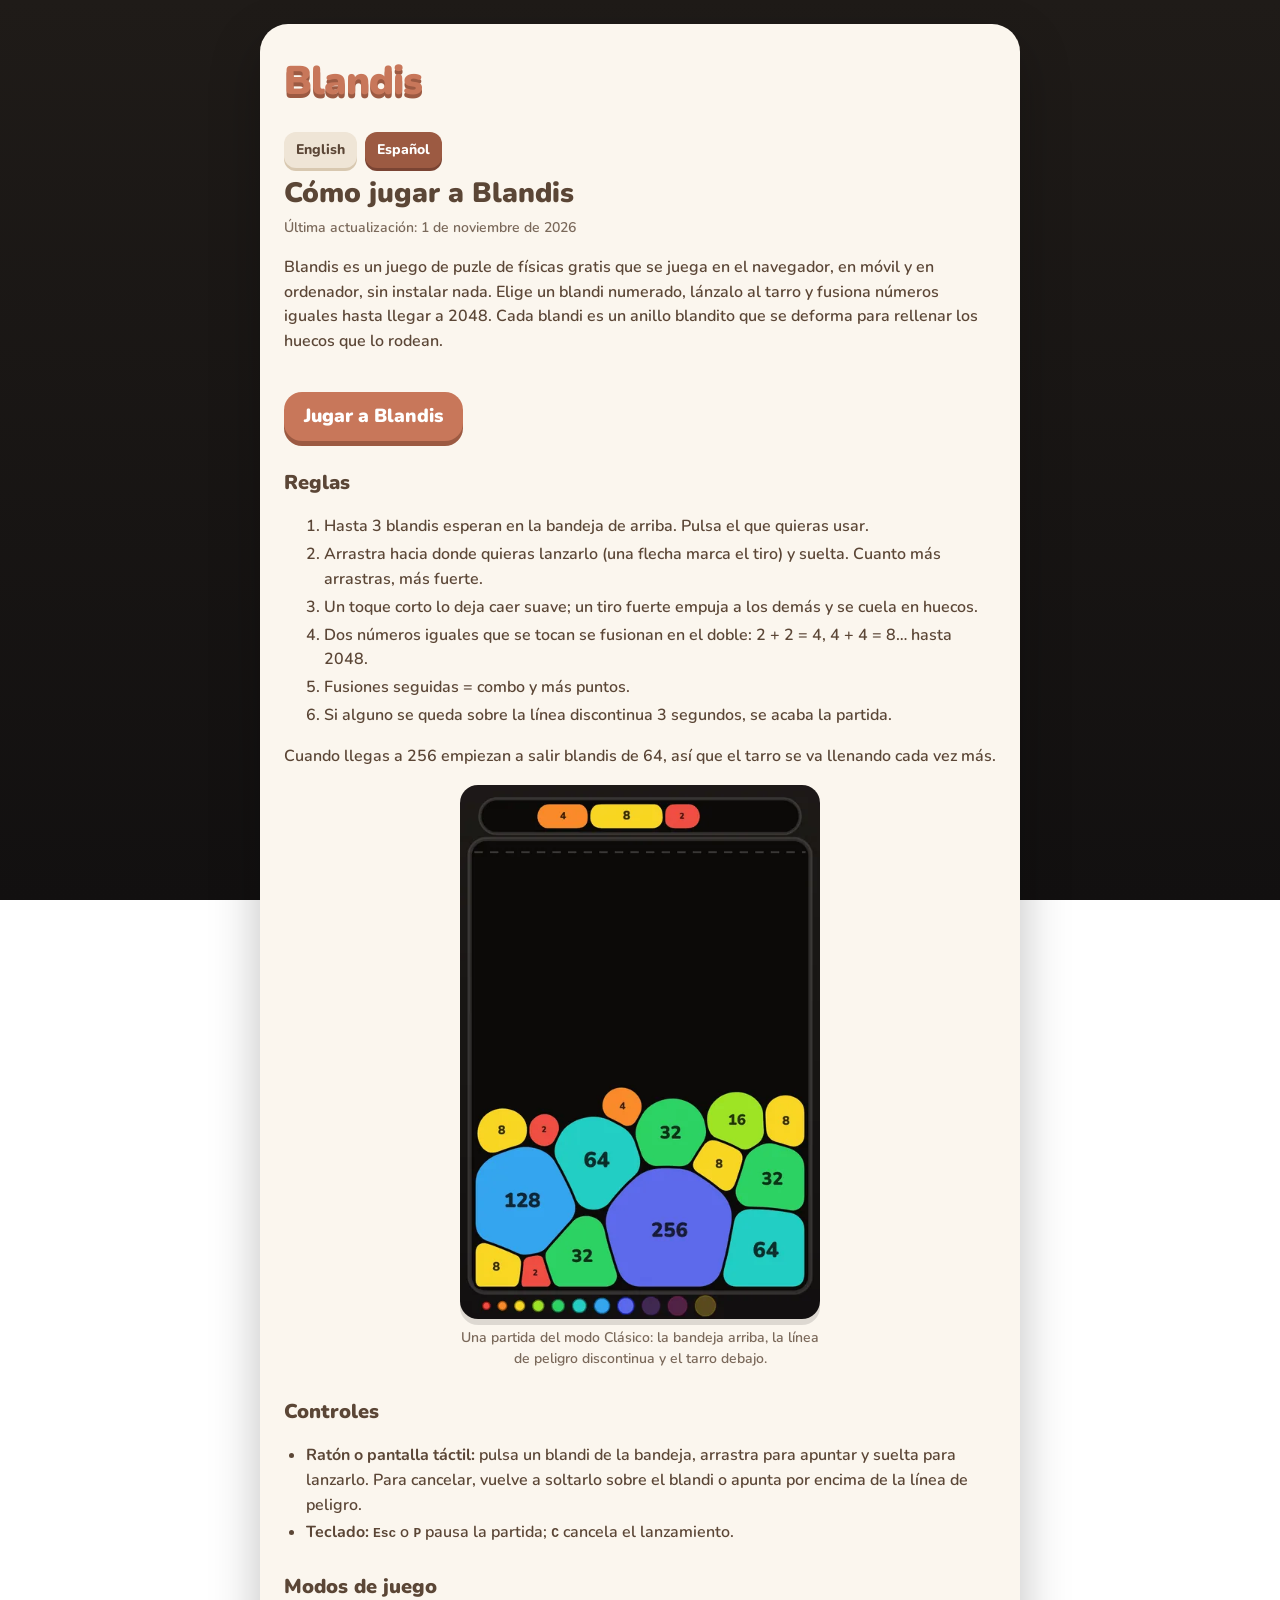
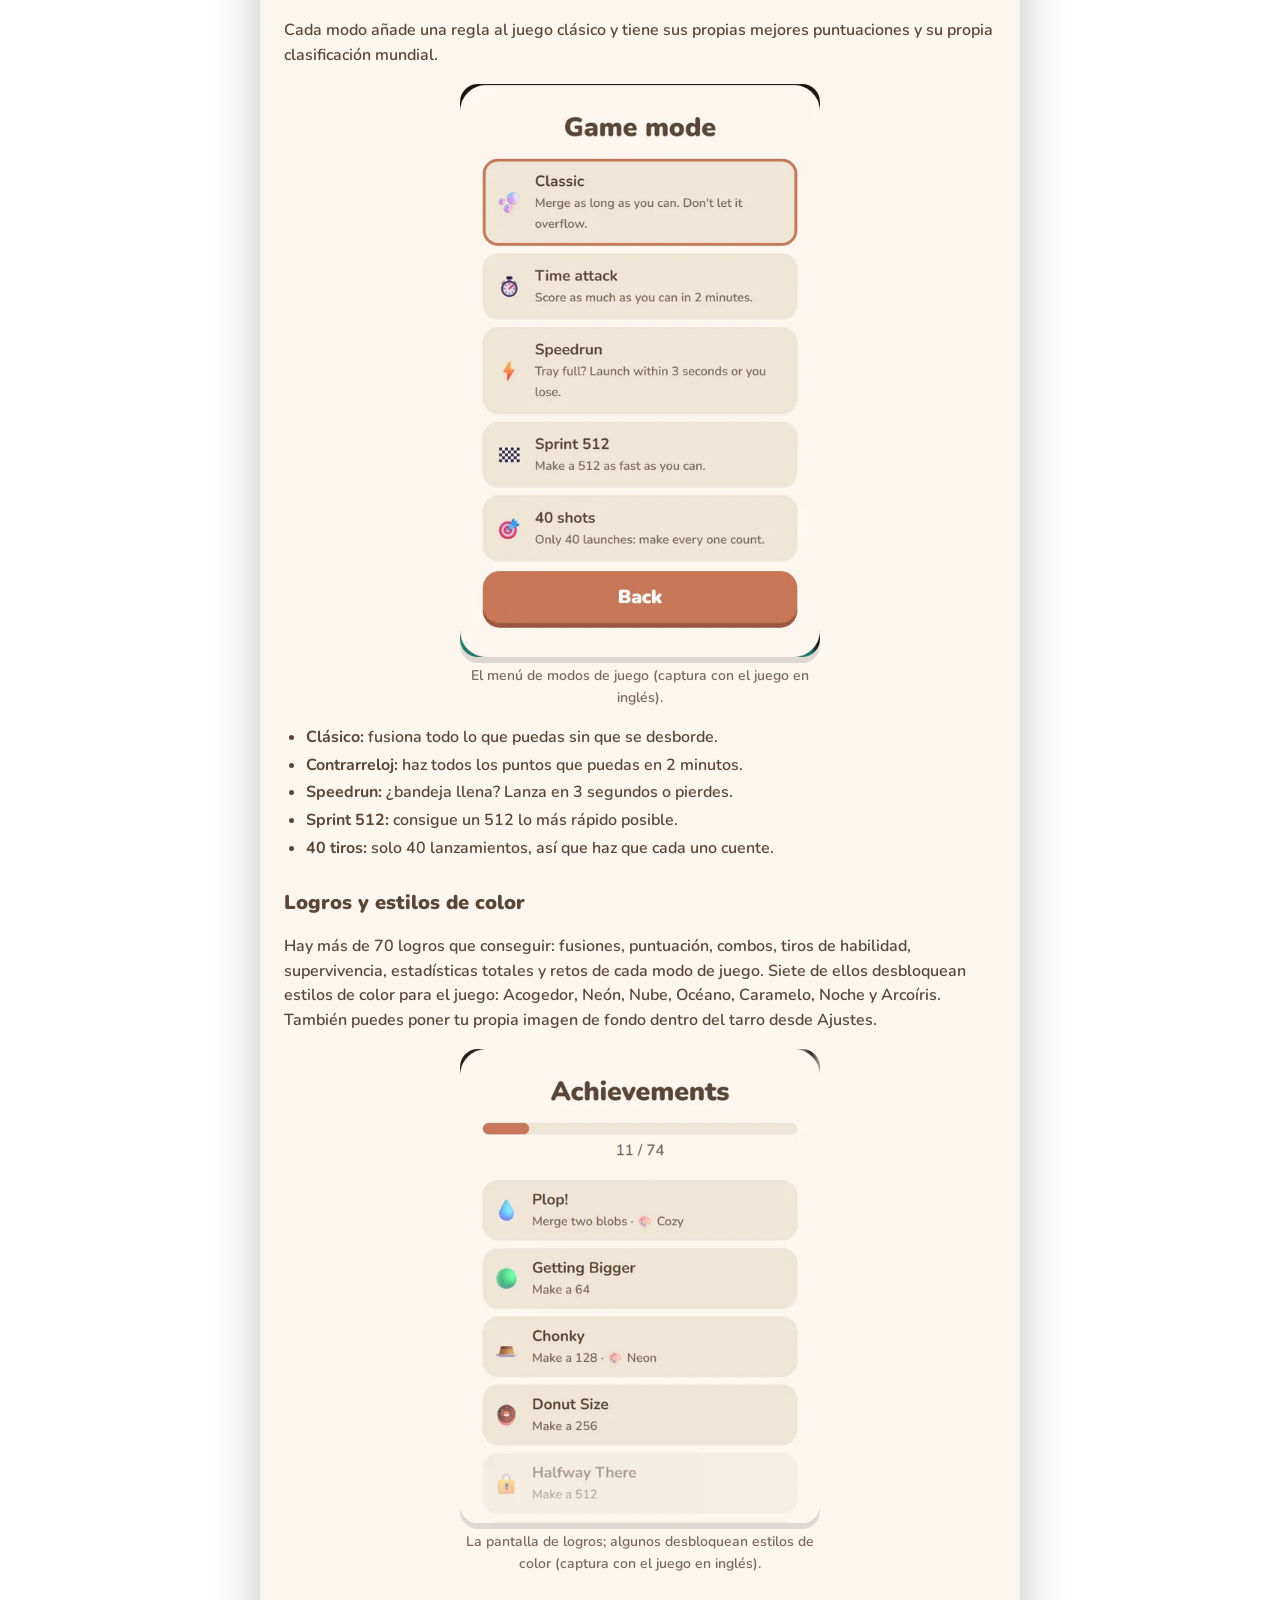
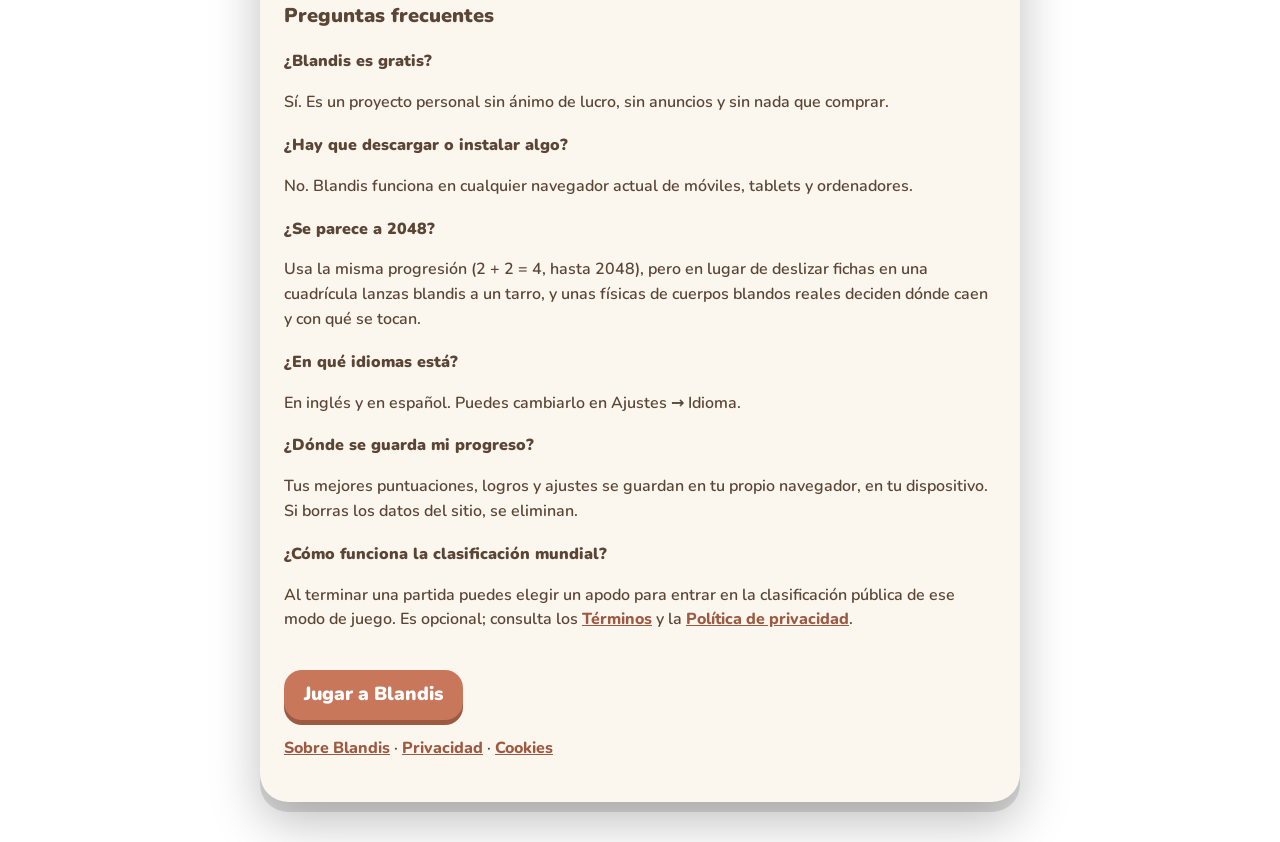
<file: como-jugar.html>
<!doctype html>
<html lang="es">
<head>
<meta charset="utf-8">
<meta name="viewport" content="width=device-width,initial-scale=1">
<title>Cómo jugar a Blandis: reglas, controles y modos de juego</title>
<meta name="description" content="Aprende a jugar a Blandis, un puzle de físicas gratis: lanza blandis numerados al tarro, fusiona números iguales hasta 2048 y prueba cinco modos de juego.">
<link rel="canonical" href="https://blandis.u0f.es/como-jugar.html">
<link rel="alternate" hreflang="en" href="https://blandis.u0f.es/how-to-play.html">
<link rel="alternate" hreflang="es" href="https://blandis.u0f.es/como-jugar.html">
<link rel="alternate" hreflang="x-default" href="https://blandis.u0f.es/how-to-play.html">
<link rel="alternate" type="text/markdown" href="como-jugar.md">
<meta name="theme-color" content="#121010">
<meta property="og:type" content="article">
<meta property="og:site_name" content="Blandis">
<meta property="og:title" content="Cómo jugar a Blandis">
<meta property="og:description" content="Reglas, controles, modos de juego y preguntas frecuentes de Blandis, un puzle de físicas blandito y gratis que se juega en el navegador.">
<meta property="og:url" content="https://blandis.u0f.es/como-jugar.html">
<meta property="og:locale" content="es_ES">
<meta property="og:locale:alternate" content="en_US">
<meta property="og:image" content="https://blandis.u0f.es/img/blandis-social.png">
<meta property="og:image:width" content="1200">
<meta property="og:image:height" content="630">
<meta property="og:image:type" content="image/png">
<meta property="og:image:alt" content="Blandis: blandis numerados aplastándose y fusionándose dentro del tarro">
<meta property="article:published_time" content="2026-11-01">
<meta property="article:modified_time" content="2026-11-01">
<meta name="twitter:card" content="summary_large_image">
<meta name="twitter:title" content="Cómo jugar a Blandis">
<meta name="twitter:description" content="Reglas, controles, modos de juego y preguntas frecuentes de Blandis, un puzle de físicas blandito y gratis que se juega en el navegador.">
<meta name="twitter:image" content="https://blandis.u0f.es/img/blandis-social.png">
<meta name="twitter:image:alt" content="Blandis: blandis numerados aplastándose y fusionándose dentro del tarro">
<link rel="icon" href="favicon.svg" type="image/svg+xml">
<link rel="apple-touch-icon" href="apple-touch-icon.png">
<link rel="stylesheet" href="legal/legal.css">
<script type="application/ld+json">
{
  "@context": "https://schema.org",
  "@graph": [
    {
      "@type": "WebPage",
      "@id": "https://blandis.u0f.es/como-jugar.html#webpage",
      "url": "https://blandis.u0f.es/como-jugar.html",
      "name": "Cómo jugar a Blandis",
      "inLanguage": "es",
      "isPartOf": { "@id": "https://blandis.u0f.es/#website" },
      "about": { "@id": "https://blandis.u0f.es/#game" },
      "author": { "@id": "https://blandis.u0f.es/#author" },
      "translationOfWork": { "@id": "https://blandis.u0f.es/how-to-play.html#webpage" },
      "datePublished": "2026-11-01",
      "dateModified": "2026-11-01",
      "breadcrumb": { "@id": "https://blandis.u0f.es/como-jugar.html#breadcrumb" }
    },
    {
      "@type": "BreadcrumbList",
      "@id": "https://blandis.u0f.es/como-jugar.html#breadcrumb",
      "itemListElement": [
        { "@type": "ListItem", "position": 1, "name": "Blandis", "item": "https://blandis.u0f.es/" },
        { "@type": "ListItem", "position": 2, "name": "Cómo jugar", "item": "https://blandis.u0f.es/como-jugar.html" }
      ]
    }
  ]
}
</script>
</head>
<body>
<main class="card">
  <a class="brand" href="./">Blandis</a>
  <nav aria-label="Idioma">
    <a href="how-to-play.html" hreflang="en" lang="en">English</a>
    <a href="como-jugar.html" hreflang="es" aria-current="page">Español</a>
  </nav>
  <h1>Cómo jugar a Blandis</h1>
  <p class="updated">Última actualización: <time datetime="2026-11-01">1 de noviembre de 2026</time></p>
  <p>Blandis es un juego de puzle de físicas gratis que se juega en el navegador, en móvil y en ordenador, sin instalar nada. Elige un blandi numerado, lánzalo al tarro y fusiona números iguales hasta llegar a 2048. Cada blandi es un anillo blandito que se deforma para rellenar los huecos que lo rodean.</p>
  <a class="back" href="./">Jugar a Blandis</a>

  <h2>Reglas</h2>
  <ol>
    <li>Hasta 3 blandis esperan en la bandeja de arriba. Pulsa el que quieras usar.</li>
    <li>Arrastra hacia donde quieras lanzarlo (una flecha marca el tiro) y suelta. Cuanto más arrastras, más fuerte.</li>
    <li>Un toque corto lo deja caer suave; un tiro fuerte empuja a los demás y se cuela en huecos.</li>
    <li>Dos números iguales que se tocan se fusionan en el doble: 2 + 2 = 4, 4 + 4 = 8… hasta 2048.</li>
    <li>Fusiones seguidas = combo y más puntos.</li>
    <li>Si alguno se queda sobre la línea discontinua 3 segundos, se acaba la partida.</li>
  </ol>
  <p>Cuando llegas a 256 empiezan a salir blandis de 64, así que el tarro se va llenando cada vez más.</p>
  <figure>
    <img src="img/blandis-gameplay.webp" width="480" height="712" loading="lazy" alt="Una partida de Blandis: tres blandis esperan en la bandeja sobre un tarro lleno de blandis numerados, el mayor un 256 junto a un 128 y dos 64">
    <figcaption>Una partida del modo Clásico: la bandeja arriba, la línea de peligro discontinua y el tarro debajo.</figcaption>
  </figure>

  <h2>Controles</h2>
  <ul>
    <li><b>Ratón o pantalla táctil:</b> pulsa un blandi de la bandeja, arrastra para apuntar y suelta para lanzarlo. Para cancelar, vuelve a soltarlo sobre el blandi o apunta por encima de la línea de peligro.</li>
    <li><b>Teclado:</b> <kbd>Esc</kbd> o <kbd>P</kbd> pausa la partida; <kbd>C</kbd> cancela el lanzamiento.</li>
  </ul>

  <h2>Modos de juego</h2>
  <p>Cada modo añade una regla al juego clásico y tiene sus propias mejores puntuaciones y su propia clasificación mundial.</p>
  <figure>
    <img src="img/blandis-game-modes.webp" width="480" height="765" loading="lazy" alt="Menú de modos de juego de Blandis (en inglés): Classic, Time attack, Speedrun, Sprint 512 y 40 shots, cada uno con su regla">
    <figcaption>El menú de modos de juego (captura con el juego en inglés).</figcaption>
  </figure>
  <ul>
    <li><b>Clásico:</b> fusiona todo lo que puedas sin que se desborde.</li>
    <li><b>Contrarreloj:</b> haz todos los puntos que puedas en 2 minutos.</li>
    <li><b>Speedrun:</b> ¿bandeja llena? Lanza en 3 segundos o pierdes.</li>
    <li><b>Sprint 512:</b> consigue un 512 lo más rápido posible.</li>
    <li><b>40 tiros:</b> solo 40 lanzamientos, así que haz que cada uno cuente.</li>
  </ul>

  <h2>Logros y estilos de color</h2>
  <p>Hay más de 70 logros que conseguir: fusiones, puntuación, combos, tiros de habilidad, supervivencia, estadísticas totales y retos de cada modo de juego. Siete de ellos desbloquean estilos de color para el juego: Acogedor, Neón, Nube, Océano, Caramelo, Noche y Arcoíris. También puedes poner tu propia imagen de fondo dentro del tarro desde Ajustes.</p>
  <figure>
    <img src="img/blandis-achievements.webp" width="480" height="632" loading="lazy" alt="Lista de logros de Blandis (en inglés) con barra de progreso, logros desbloqueados como Plop! y Chonky y otros bloqueados como Donut Size y Kiloblob">
    <figcaption>La pantalla de logros; algunos desbloquean estilos de color (captura con el juego en inglés).</figcaption>
  </figure>

  <h2>Preguntas frecuentes</h2>
  <h3>¿Blandis es gratis?</h3>
  <p>Sí. Es un proyecto personal sin ánimo de lucro, sin anuncios y sin nada que comprar.</p>
  <h3>¿Hay que descargar o instalar algo?</h3>
  <p>No. Blandis funciona en cualquier navegador actual de móviles, tablets y ordenadores.</p>
  <h3>¿Se parece a 2048?</h3>
  <p>Usa la misma progresión (2 + 2 = 4, hasta 2048), pero en lugar de deslizar fichas en una cuadrícula lanzas blandis a un tarro, y unas físicas de cuerpos blandos reales deciden dónde caen y con qué se tocan.</p>
  <h3>¿En qué idiomas está?</h3>
  <p>En inglés y en español. Puedes cambiarlo en Ajustes → Idioma.</p>
  <h3>¿Dónde se guarda mi progreso?</h3>
  <p>Tus mejores puntuaciones, logros y ajustes se guardan en tu propio navegador, en tu dispositivo. Si borras los datos del sitio, se eliminan.</p>
  <h3>¿Cómo funciona la clasificación mundial?</h3>
  <p>Al terminar una partida puedes elegir un apodo para entrar en la clasificación pública de ese modo de juego. Es opcional; consulta los <a href="legal/terminos.html">Términos</a> y la <a href="legal/privacidad.html">Política de privacidad</a>.</p>

  <a class="back" href="./">Jugar a Blandis</a>
  <p><a href="legal/sobre.html">Sobre Blandis</a> · <a href="legal/privacidad.html">Privacidad</a> · <a href="legal/cookies-es.html">Cookies</a></p>
</main>
</body>
</html>
</file>
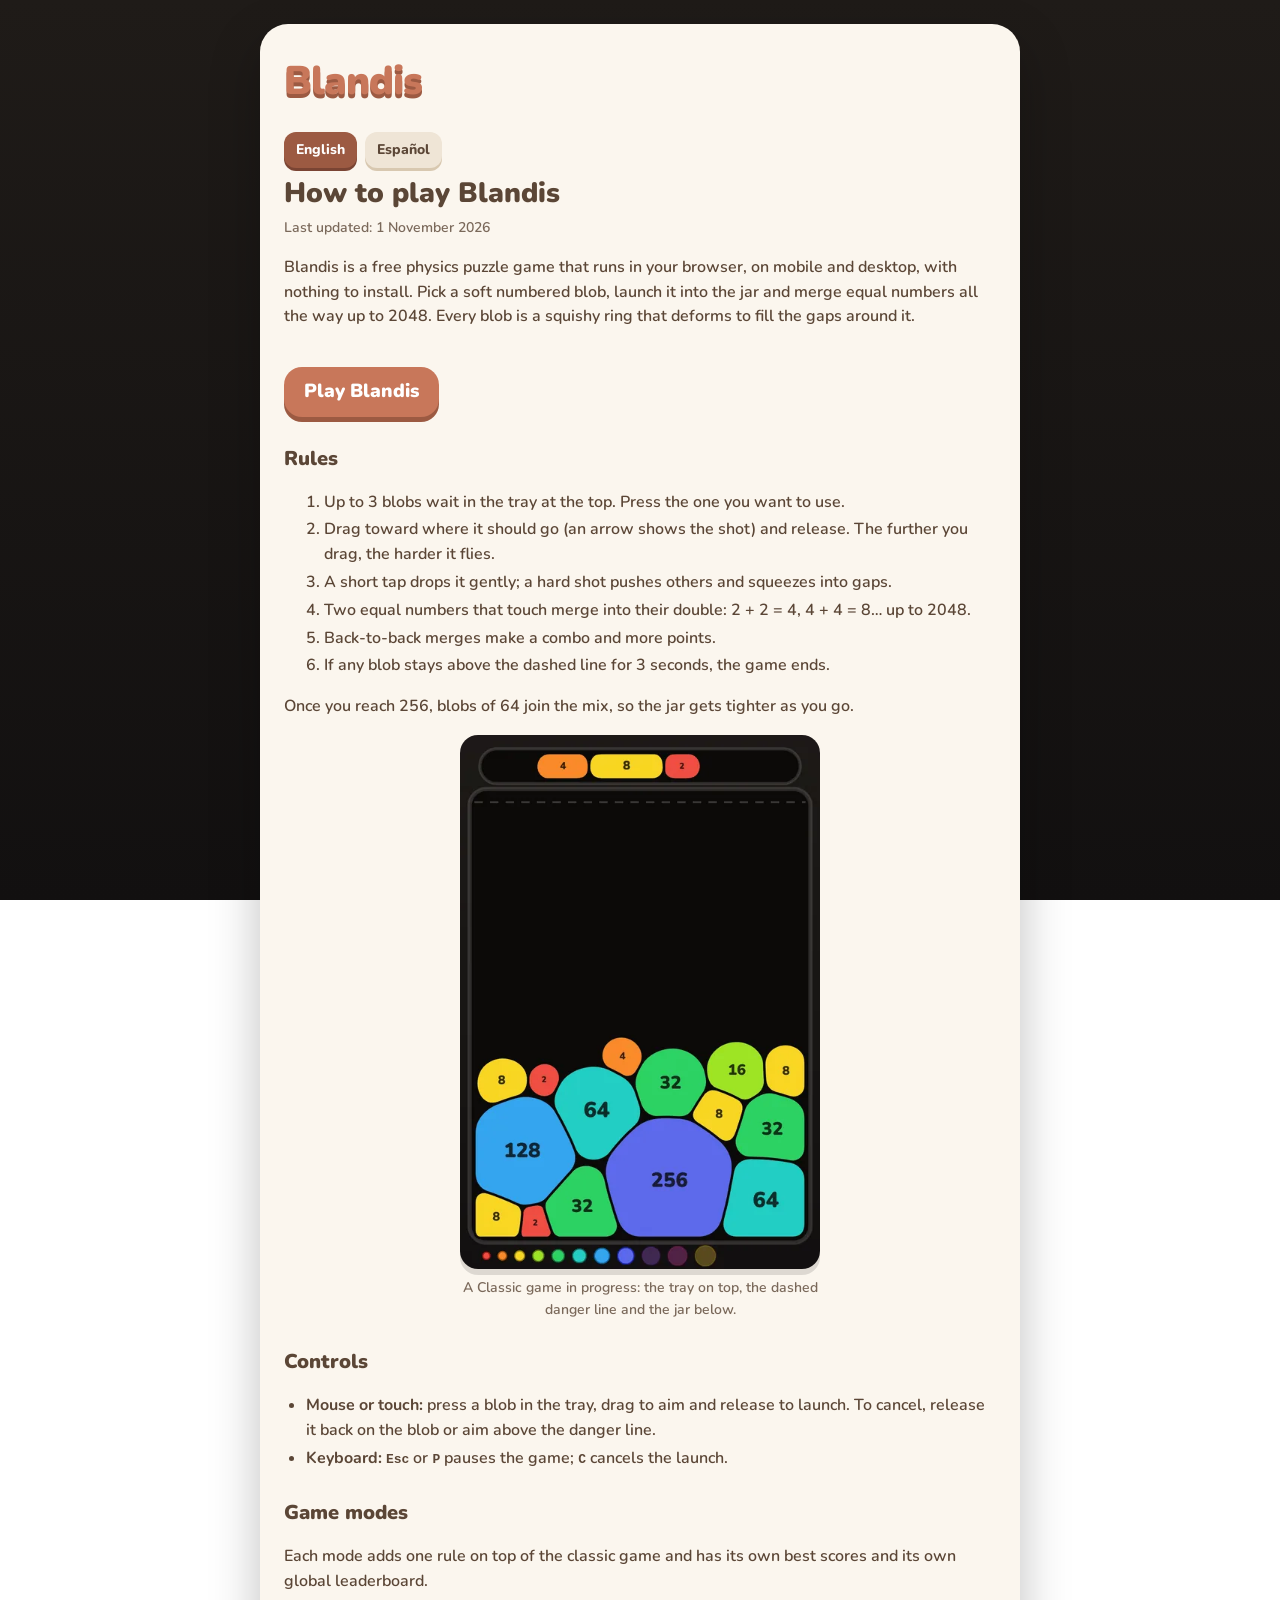
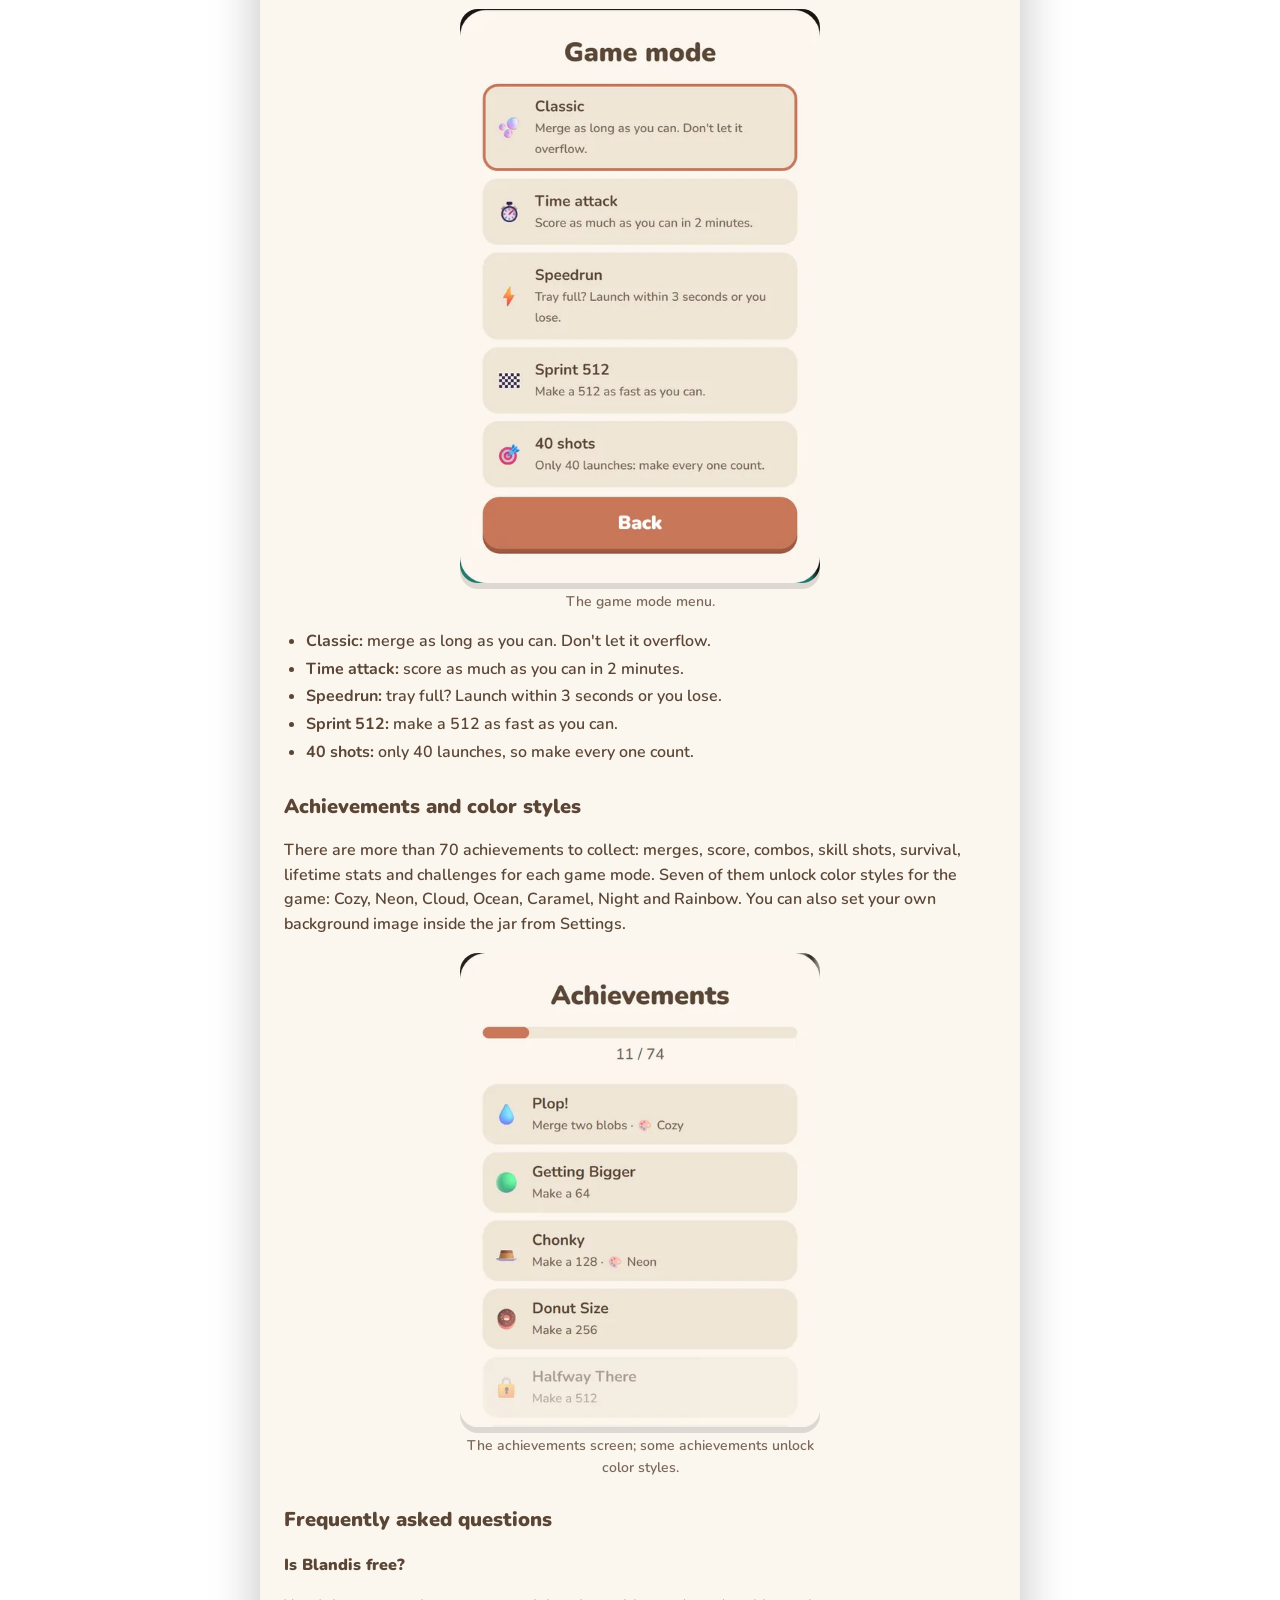
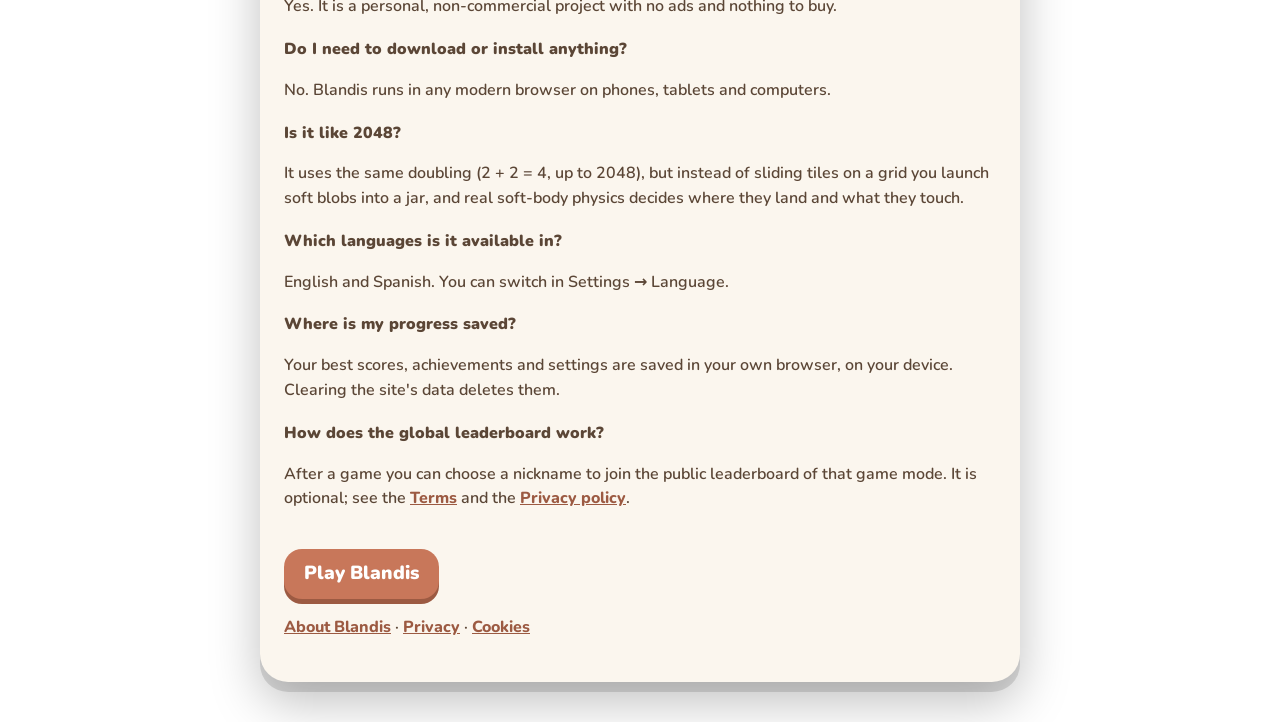
<file: how-to-play.html>
<!doctype html>
<html lang="en">
<head>
<meta charset="utf-8">
<meta name="viewport" content="width=device-width,initial-scale=1">
<title>How to Play Blandis: Rules, Controls and Game Modes</title>
<meta name="description" content="Learn how to play Blandis, a free physics merge puzzle: launch soft numbered blobs into the jar, merge equal numbers up to 2048 and try five game modes.">
<link rel="canonical" href="https://blandis.u0f.es/how-to-play.html">
<link rel="alternate" hreflang="en" href="https://blandis.u0f.es/how-to-play.html">
<link rel="alternate" hreflang="es" href="https://blandis.u0f.es/como-jugar.html">
<link rel="alternate" hreflang="x-default" href="https://blandis.u0f.es/how-to-play.html">
<link rel="alternate" type="text/markdown" href="how-to-play.md">
<meta name="theme-color" content="#121010">
<meta property="og:type" content="article">
<meta property="og:site_name" content="Blandis">
<meta property="og:title" content="How to play Blandis">
<meta property="og:description" content="Rules, controls, game modes and FAQ of Blandis, a free squishy physics merge puzzle you play in your browser.">
<meta property="og:url" content="https://blandis.u0f.es/how-to-play.html">
<meta property="og:locale" content="en_US">
<meta property="og:locale:alternate" content="es_ES">
<meta property="og:image" content="https://blandis.u0f.es/img/blandis-social.png">
<meta property="og:image:width" content="1200">
<meta property="og:image:height" content="630">
<meta property="og:image:type" content="image/png">
<meta property="og:image:alt" content="Blandis: soft numbered blobs squishing and merging inside the jar">
<meta property="article:published_time" content="2026-11-01">
<meta property="article:modified_time" content="2026-11-01">
<meta name="twitter:card" content="summary_large_image">
<meta name="twitter:title" content="How to play Blandis">
<meta name="twitter:description" content="Rules, controls, game modes and FAQ of Blandis, a free squishy physics merge puzzle you play in your browser.">
<meta name="twitter:image" content="https://blandis.u0f.es/img/blandis-social.png">
<meta name="twitter:image:alt" content="Blandis: soft numbered blobs squishing and merging inside the jar">
<link rel="icon" href="favicon.svg" type="image/svg+xml">
<link rel="apple-touch-icon" href="apple-touch-icon.png">
<link rel="stylesheet" href="legal/legal.css">
<script type="application/ld+json">
{
  "@context": "https://schema.org",
  "@graph": [
    {
      "@type": "WebPage",
      "@id": "https://blandis.u0f.es/how-to-play.html#webpage",
      "url": "https://blandis.u0f.es/how-to-play.html",
      "name": "How to play Blandis",
      "inLanguage": "en",
      "isPartOf": { "@id": "https://blandis.u0f.es/#website" },
      "about": { "@id": "https://blandis.u0f.es/#game" },
      "author": { "@id": "https://blandis.u0f.es/#author" },
      "datePublished": "2026-11-01",
      "dateModified": "2026-11-01",
      "breadcrumb": { "@id": "https://blandis.u0f.es/how-to-play.html#breadcrumb" }
    },
    {
      "@type": "BreadcrumbList",
      "@id": "https://blandis.u0f.es/how-to-play.html#breadcrumb",
      "itemListElement": [
        { "@type": "ListItem", "position": 1, "name": "Blandis", "item": "https://blandis.u0f.es/" },
        { "@type": "ListItem", "position": 2, "name": "How to play", "item": "https://blandis.u0f.es/how-to-play.html" }
      ]
    }
  ]
}
</script>
</head>
<body>
<main class="card">
  <a class="brand" href="./">Blandis</a>
  <nav aria-label="Language">
    <a href="how-to-play.html" hreflang="en" aria-current="page">English</a>
    <a href="como-jugar.html" hreflang="es" lang="es">Español</a>
  </nav>
  <h1>How to play Blandis</h1>
  <p class="updated">Last updated: <time datetime="2026-11-01">1 November 2026</time></p>
  <p>Blandis is a free physics puzzle game that runs in your browser, on mobile and desktop, with nothing to install. Pick a soft numbered blob, launch it into the jar and merge equal numbers all the way up to 2048. Every blob is a squishy ring that deforms to fill the gaps around it.</p>
  <a class="back" href="./">Play Blandis</a>

  <h2>Rules</h2>
  <ol>
    <li>Up to 3 blobs wait in the tray at the top. Press the one you want to use.</li>
    <li>Drag toward where it should go (an arrow shows the shot) and release. The further you drag, the harder it flies.</li>
    <li>A short tap drops it gently; a hard shot pushes others and squeezes into gaps.</li>
    <li>Two equal numbers that touch merge into their double: 2 + 2 = 4, 4 + 4 = 8… up to 2048.</li>
    <li>Back-to-back merges make a combo and more points.</li>
    <li>If any blob stays above the dashed line for 3 seconds, the game ends.</li>
  </ol>
  <p>Once you reach 256, blobs of 64 join the mix, so the jar gets tighter as you go.</p>
  <figure>
    <img src="img/blandis-gameplay.webp" width="480" height="712" loading="lazy" alt="A game of Blandis: three blobs wait in the tray above a jar packed with soft numbered blobs, the biggest a 256 next to a 128 and two 64s">
    <figcaption>A Classic game in progress: the tray on top, the dashed danger line and the jar below.</figcaption>
  </figure>

  <h2>Controls</h2>
  <ul>
    <li><b>Mouse or touch:</b> press a blob in the tray, drag to aim and release to launch. To cancel, release it back on the blob or aim above the danger line.</li>
    <li><b>Keyboard:</b> <kbd>Esc</kbd> or <kbd>P</kbd> pauses the game; <kbd>C</kbd> cancels the launch.</li>
  </ul>

  <h2>Game modes</h2>
  <p>Each mode adds one rule on top of the classic game and has its own best scores and its own global leaderboard.</p>
  <figure>
    <img src="img/blandis-game-modes.webp" width="480" height="765" loading="lazy" alt="Blandis game mode menu listing Classic, Time attack, Speedrun, Sprint 512 and 40 shots, each with a one-line rule">
    <figcaption>The game mode menu.</figcaption>
  </figure>
  <ul>
    <li><b>Classic:</b> merge as long as you can. Don't let it overflow.</li>
    <li><b>Time attack:</b> score as much as you can in 2 minutes.</li>
    <li><b>Speedrun:</b> tray full? Launch within 3 seconds or you lose.</li>
    <li><b>Sprint 512:</b> make a 512 as fast as you can.</li>
    <li><b>40 shots:</b> only 40 launches, so make every one count.</li>
  </ul>

  <h2>Achievements and color styles</h2>
  <p>There are more than 70 achievements to collect: merges, score, combos, skill shots, survival, lifetime stats and challenges for each game mode. Seven of them unlock color styles for the game: Cozy, Neon, Cloud, Ocean, Caramel, Night and Rainbow. You can also set your own background image inside the jar from Settings.</p>
  <figure>
    <img src="img/blandis-achievements.webp" width="480" height="632" loading="lazy" alt="Blandis achievements list with a progress bar, unlocked achievements such as Plop! and Chonky, and locked ones like Donut Size and Kiloblob">
    <figcaption>The achievements screen; some achievements unlock color styles.</figcaption>
  </figure>

  <h2>Frequently asked questions</h2>
  <h3>Is Blandis free?</h3>
  <p>Yes. It is a personal, non-commercial project with no ads and nothing to buy.</p>
  <h3>Do I need to download or install anything?</h3>
  <p>No. Blandis runs in any modern browser on phones, tablets and computers.</p>
  <h3>Is it like 2048?</h3>
  <p>It uses the same doubling (2 + 2 = 4, up to 2048), but instead of sliding tiles on a grid you launch soft blobs into a jar, and real soft-body physics decides where they land and what they touch.</p>
  <h3>Which languages is it available in?</h3>
  <p>English and Spanish. You can switch in Settings → Language.</p>
  <h3>Where is my progress saved?</h3>
  <p>Your best scores, achievements and settings are saved in your own browser, on your device. Clearing the site's data deletes them.</p>
  <h3>How does the global leaderboard work?</h3>
  <p>After a game you can choose a nickname to join the public leaderboard of that game mode. It is optional; see the <a href="legal/terms.html">Terms</a> and the <a href="legal/privacy.html">Privacy policy</a>.</p>

  <a class="back" href="./">Play Blandis</a>
  <p><a href="legal/about.html">About Blandis</a> · <a href="legal/privacy.html">Privacy</a> · <a href="legal/cookies.html">Cookies</a></p>
</main>
</body>
</html>
</file>
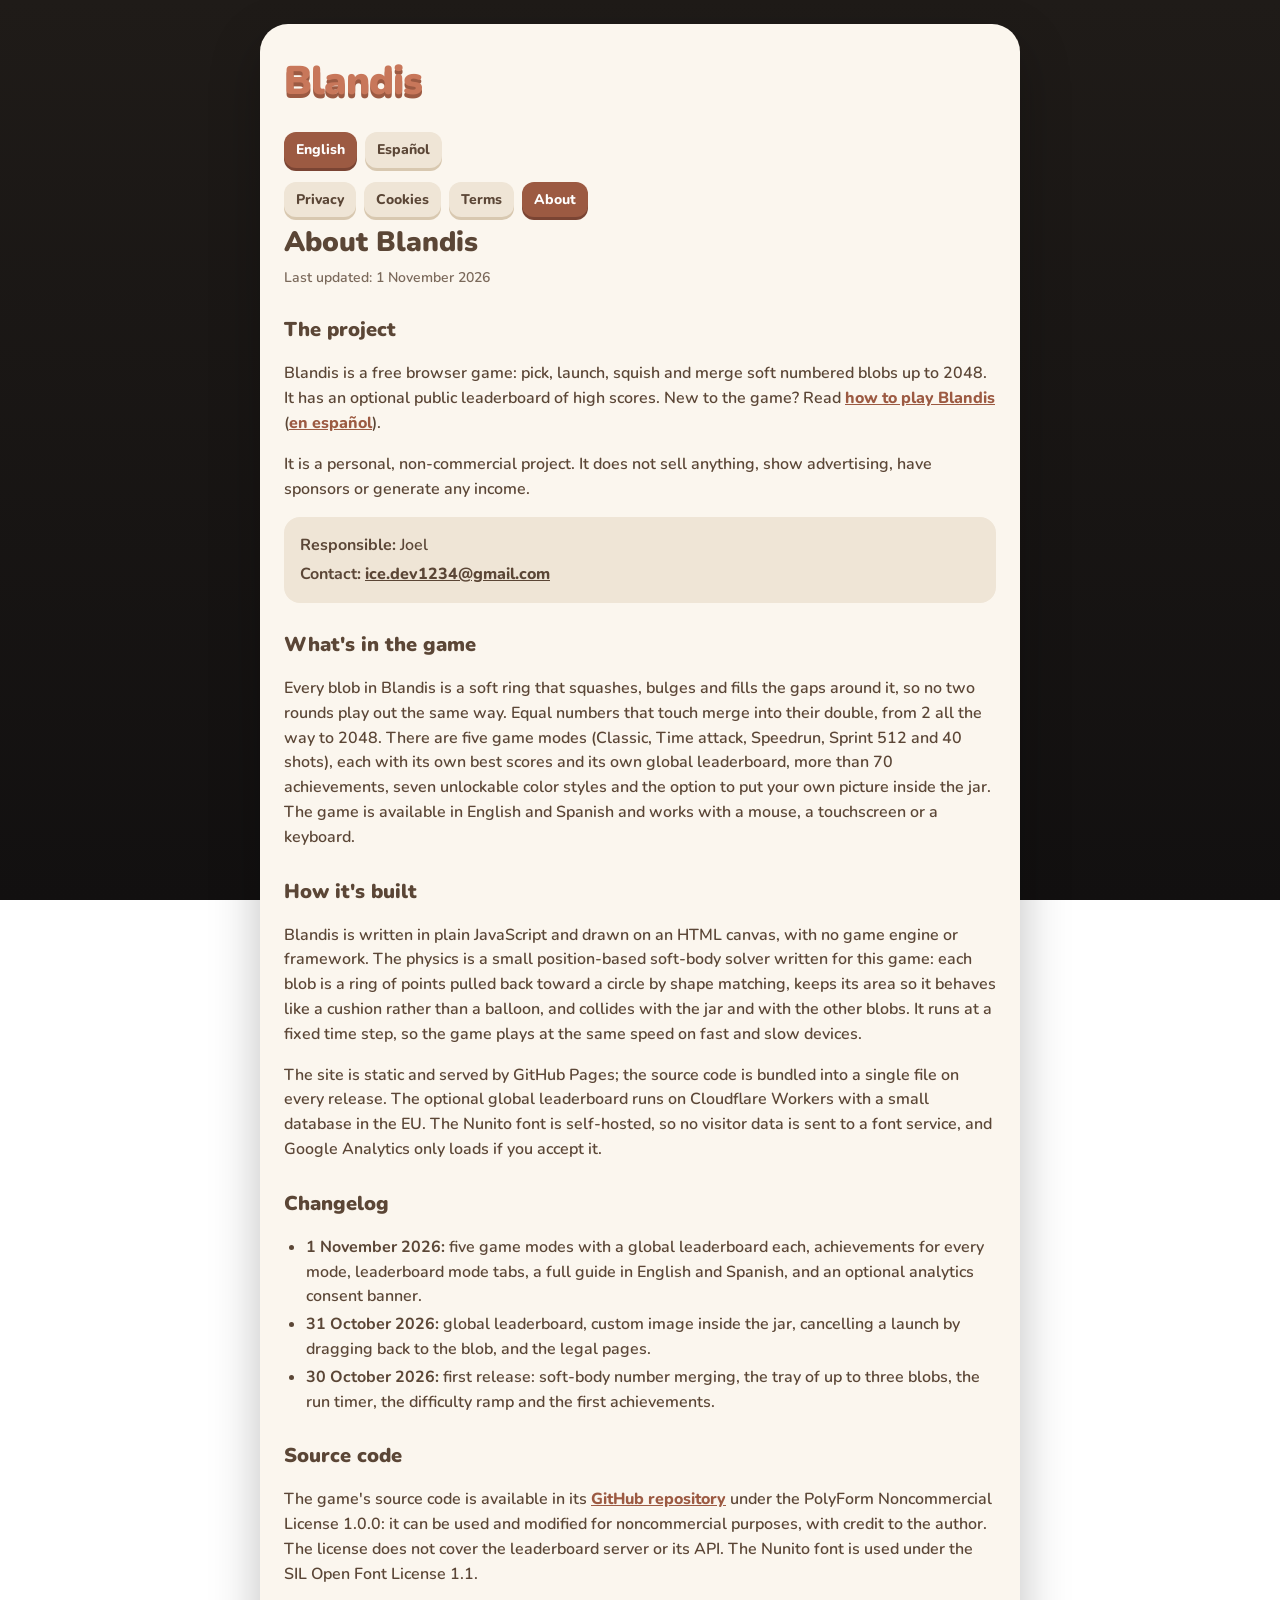
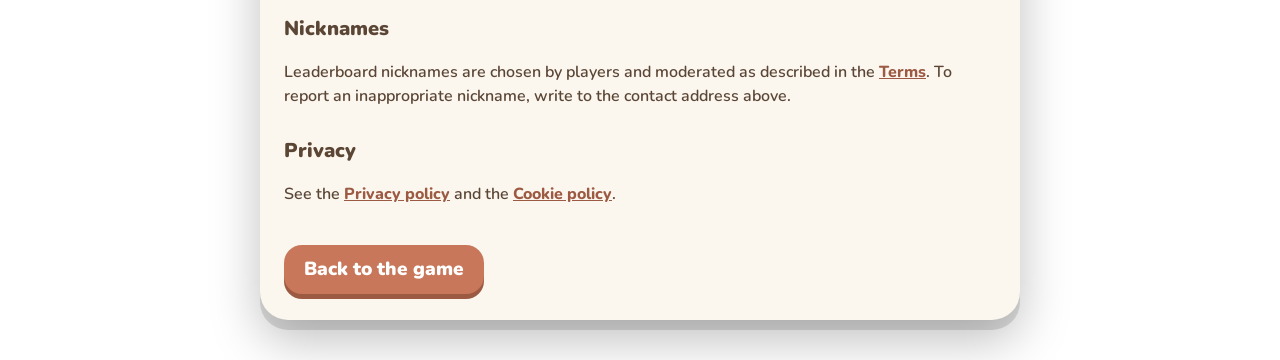
<file: legal/about.html>
<!doctype html>
<html lang="en">
<head>
<meta charset="utf-8">
<meta name="viewport" content="width=device-width,initial-scale=1">
<title>About Blandis, a Free Browser Physics Puzzle Game</title>
<meta name="description" content="About Blandis, a free, non-commercial physics puzzle game for the browser: who makes it, how to get in touch, its source code and license.">
<link rel="canonical" href="https://blandis.u0f.es/legal/about.html">
<link rel="alternate" hreflang="en" href="https://blandis.u0f.es/legal/about.html">
<link rel="alternate" hreflang="es" href="https://blandis.u0f.es/legal/sobre.html">
<link rel="alternate" hreflang="x-default" href="https://blandis.u0f.es/legal/about.html">
<meta name="theme-color" content="#121010">
<meta property="og:type" content="website">
<meta property="og:site_name" content="Blandis">
<meta property="og:title" content="About Blandis">
<meta property="og:description" content="Who makes Blandis, a free, non-commercial physics puzzle game for the browser, how to get in touch, its source code and license.">
<meta property="og:url" content="https://blandis.u0f.es/legal/about.html">
<meta property="og:locale" content="en_US">
<meta property="og:image" content="https://blandis.u0f.es/img/blandis-social.png">
<meta property="og:image:width" content="1200">
<meta property="og:image:height" content="630">
<meta property="og:image:type" content="image/png">
<meta property="og:image:alt" content="Blandis: soft numbered blobs squishing and merging inside the jar">
<meta name="twitter:card" content="summary_large_image">
<meta name="twitter:title" content="About Blandis">
<meta name="twitter:description" content="Who makes Blandis, a free, non-commercial physics puzzle game for the browser, how to get in touch, its source code and license.">
<meta name="twitter:image" content="https://blandis.u0f.es/img/blandis-social.png">
<meta name="twitter:image:alt" content="Blandis: soft numbered blobs squishing and merging inside the jar">
<script type="application/ld+json">
{
  "@context": "https://schema.org",
  "@graph": [
    {
      "@type": "AboutPage",
      "@id": "https://blandis.u0f.es/legal/about.html#webpage",
      "url": "https://blandis.u0f.es/legal/about.html",
      "name": "About Blandis",
      "inLanguage": "en",
      "isPartOf": { "@id": "https://blandis.u0f.es/#website" },
      "about": { "@id": "https://blandis.u0f.es/#game" },
      "mainEntity": { "@id": "https://blandis.u0f.es/#author" },
      "dateModified": "2026-11-01",
      "breadcrumb": { "@id": "https://blandis.u0f.es/legal/about.html#breadcrumb" }
    },
    {
      "@type": "BreadcrumbList",
      "@id": "https://blandis.u0f.es/legal/about.html#breadcrumb",
      "itemListElement": [
        { "@type": "ListItem", "position": 1, "name": "Blandis", "item": "https://blandis.u0f.es/" },
        { "@type": "ListItem", "position": 2, "name": "About", "item": "https://blandis.u0f.es/legal/about.html" }
      ]
    }
  ]
}
</script>
<link rel="icon" href="../favicon.svg" type="image/svg+xml">
<link rel="apple-touch-icon" href="../apple-touch-icon.png">
<link rel="stylesheet" href="legal.css">
</head>
<body>
<main class="card">
  <a class="brand" href="../">Blandis</a>
  <nav aria-label="Language">
    <a href="about.html" hreflang="en" lang="en" aria-current="page">English</a>
    <a href="sobre.html" hreflang="es" lang="es">Español</a>
  </nav>
  <nav aria-label="Legal pages">
    <a href="privacy.html">Privacy</a>
    <a href="cookies.html">Cookies</a>
    <a href="terms.html">Terms</a>
    <a href="about.html" aria-current="page">About</a>
  </nav>
  <h1>About Blandis</h1>
  <p class="updated">Last updated: <time datetime="2026-11-01">1 November 2026</time></p>

  <h2>The project</h2>
  <p>Blandis is a free browser game: pick, launch, squish and merge soft numbered blobs up to 2048. It has an optional public leaderboard of high scores. New to the game? Read <a href="../how-to-play.html">how to play Blandis</a> (<a href="../como-jugar.html" hreflang="es" lang="es">en español</a>).</p>
  <p>It is a personal, non-commercial project. It does not sell anything, show advertising, have sponsors or generate any income.</p>
  <div class="box">
    <p><b>Responsible:</b> Joel</p>
    <p><b>Contact:</b> <a href="mailto:ice.dev1234@gmail.com">ice.dev1234@gmail.com</a></p>
  </div>

  <h2>What's in the game</h2>
  <p>Every blob in Blandis is a soft ring that squashes, bulges and fills the gaps around it, so no two rounds play out the same way. Equal numbers that touch merge into their double, from 2 all the way to 2048. There are five game modes (Classic, Time attack, Speedrun, Sprint 512 and 40 shots), each with its own best scores and its own global leaderboard, more than 70 achievements, seven unlockable color styles and the option to put your own picture inside the jar. The game is available in English and Spanish and works with a mouse, a touchscreen or a keyboard.</p>

  <h2>How it's built</h2>
  <p>Blandis is written in plain JavaScript and drawn on an HTML canvas, with no game engine or framework. The physics is a small position-based soft-body solver written for this game: each blob is a ring of points pulled back toward a circle by shape matching, keeps its area so it behaves like a cushion rather than a balloon, and collides with the jar and with the other blobs. It runs at a fixed time step, so the game plays at the same speed on fast and slow devices.</p>
  <p>The site is static and served by GitHub Pages; the source code is bundled into a single file on every release. The optional global leaderboard runs on Cloudflare Workers with a small database in the EU. The Nunito font is self-hosted, so no visitor data is sent to a font service, and Google Analytics only loads if you accept it.</p>

  <h2>Changelog</h2>
  <ul>
    <li><b>1 November 2026:</b> five game modes with a global leaderboard each, achievements for every mode, leaderboard mode tabs, a full guide in English and Spanish, and an optional analytics consent banner.</li>
    <li><b>31 October 2026:</b> global leaderboard, custom image inside the jar, cancelling a launch by dragging back to the blob, and the legal pages.</li>
    <li><b>30 October 2026:</b> first release: soft-body number merging, the tray of up to three blobs, the run timer, the difficulty ramp and the first achievements.</li>
  </ul>

  <h2>Source code</h2>
  <p>The game's source code is available in its <a href="https://github.com/u0f/blandis" rel="noopener">GitHub repository</a> under the PolyForm Noncommercial License 1.0.0: it can be used and modified for noncommercial purposes, with credit to the author. The license does not cover the leaderboard server or its API. The Nunito font is used under the SIL Open Font License 1.1.</p>

  <h2>Nicknames</h2>
  <p>Leaderboard nicknames are chosen by players and moderated as described in the <a href="terms.html">Terms</a>. To report an inappropriate nickname, write to the contact address above.</p>

  <h2>Privacy</h2>
  <p>See the <a href="privacy.html">Privacy policy</a> and the <a href="cookies.html">Cookie policy</a>.</p>

  <a class="back" href="../">Back to the game</a>
</main>
</body>
</html>
</file>
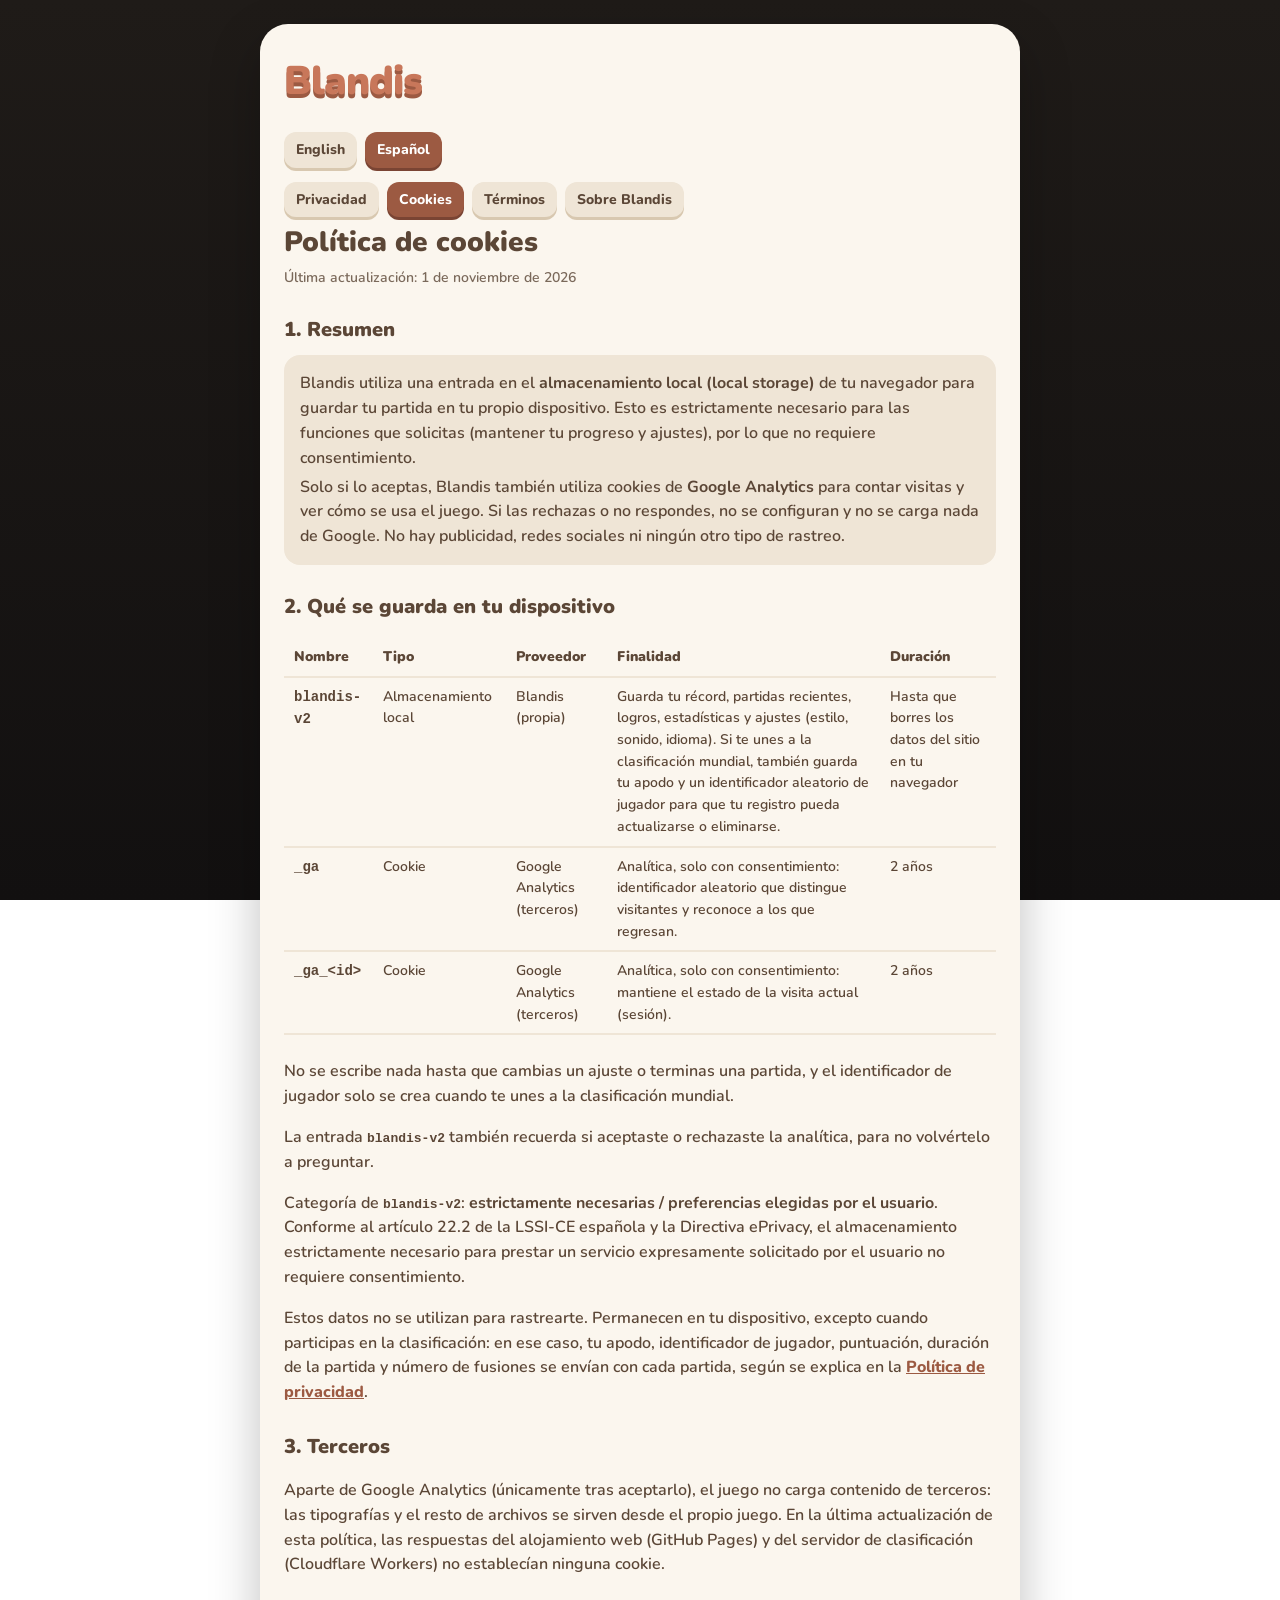
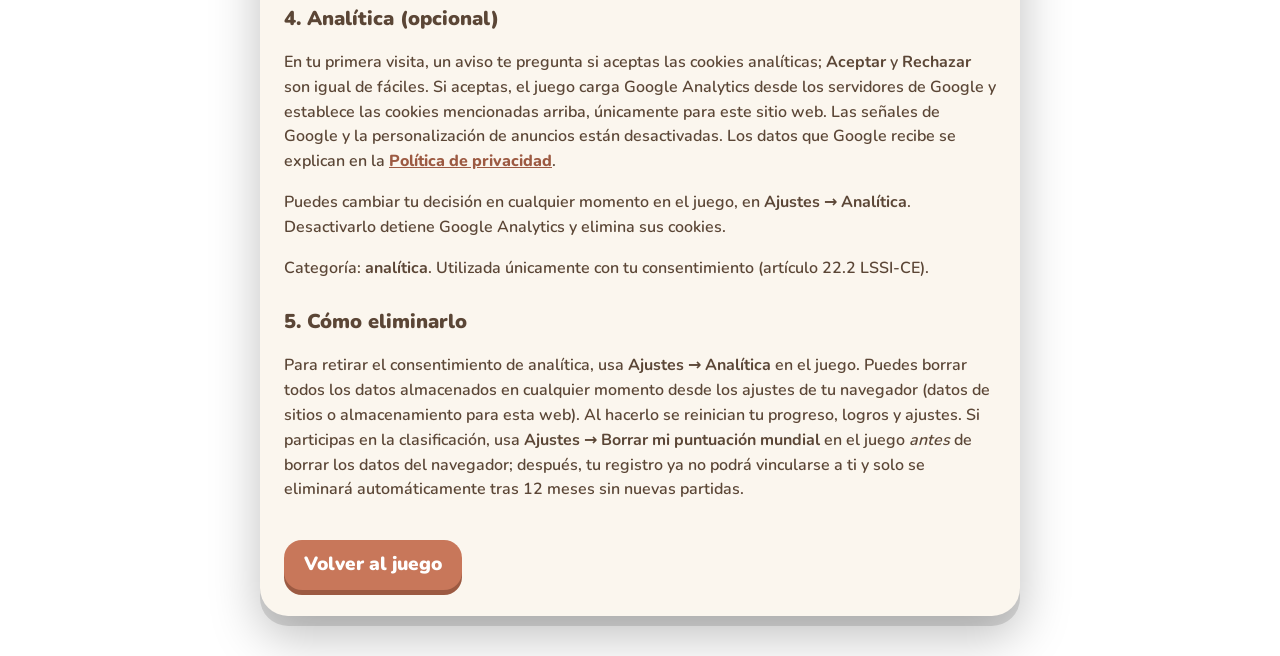
<file: legal/cookies-es.html>
<!doctype html>
<html lang="es">
<head>
<meta charset="utf-8">
<meta name="viewport" content="width=device-width,initial-scale=1">
<title>Política de cookies · Blandis</title>
<meta name="robots" content="noindex, follow">
<meta name="theme-color" content="#121010">
<link rel="icon" href="../favicon.svg" type="image/svg+xml">
<link rel="apple-touch-icon" href="../apple-touch-icon.png">
<link rel="stylesheet" href="legal.css">
</head>
<body>
<main class="card">
  <a class="brand" href="../">Blandis</a>
  <nav aria-label="Idioma">
    <a href="cookies.html" hreflang="en" lang="en">English</a>
    <a href="cookies-es.html" hreflang="es" aria-current="page">Español</a>
  </nav>
  <nav aria-label="Páginas legales">
    <a href="privacidad.html">Privacidad</a>
    <a href="cookies-es.html" aria-current="page">Cookies</a>
    <a href="terminos.html">Términos</a>
    <a href="sobre.html">Sobre Blandis</a>
  </nav>
  <h1>Política de cookies</h1>
  <p class="updated">Última actualización: 1 de noviembre de 2026</p>

  <h2>1. Resumen</h2>
  <div class="box">
    <p>Blandis utiliza una entrada en el <b>almacenamiento local (local storage)</b> de tu navegador para guardar tu partida en tu propio dispositivo. Esto es estrictamente necesario para las funciones que solicitas (mantener tu progreso y ajustes), por lo que no requiere consentimiento.</p>
    <p>Solo si lo aceptas, Blandis también utiliza cookies de <b>Google Analytics</b> para contar visitas y ver cómo se usa el juego. Si las rechazas o no respondes, no se configuran y no se carga nada de Google. No hay publicidad, redes sociales ni ningún otro tipo de rastreo.</p>
  </div>

  <h2>2. Qué se guarda en tu dispositivo</h2>
  <div class="table-wrap"><table>
    <tr><th>Nombre</th><th>Tipo</th><th>Proveedor</th><th>Finalidad</th><th>Duración</th></tr>
    <tr>
      <td><code>blandis-v2</code></td>
      <td>Almacenamiento local</td>
      <td>Blandis (propia)</td>
      <td>Guarda tu récord, partidas recientes, logros, estadísticas y ajustes (estilo, sonido, idioma). Si te unes a la clasificación mundial, también guarda tu apodo y un identificador aleatorio de jugador para que tu registro pueda actualizarse o eliminarse.</td>
      <td>Hasta que borres los datos del sitio en tu navegador</td>
    </tr>
    <tr>
      <td><code>_ga</code></td>
      <td>Cookie</td>
      <td>Google Analytics (terceros)</td>
      <td>Analítica, solo con consentimiento: identificador aleatorio que distingue visitantes y reconoce a los que regresan.</td>
      <td>2 años</td>
    </tr>
    <tr>
      <td><code>_ga_&lt;id&gt;</code></td>
      <td>Cookie</td>
      <td>Google Analytics (terceros)</td>
      <td>Analítica, solo con consentimiento: mantiene el estado de la visita actual (sesión).</td>
      <td>2 años</td>
    </tr>
  </table></div>
  <p>No se escribe nada hasta que cambias un ajuste o terminas una partida, y el identificador de jugador solo se crea cuando te unes a la clasificación mundial.</p>
  <p>La entrada <code>blandis-v2</code> también recuerda si aceptaste o rechazaste la analítica, para no volvértelo a preguntar.</p>
  <p>Categoría de <code>blandis-v2</code>: <b>estrictamente necesarias / preferencias elegidas por el usuario</b>. Conforme al artículo 22.2 de la LSSI-CE española y la Directiva ePrivacy, el almacenamiento estrictamente necesario para prestar un servicio expresamente solicitado por el usuario no requiere consentimiento.</p>
  <p>Estos datos no se utilizan para rastrearte. Permanecen en tu dispositivo, excepto cuando participas en la clasificación: en ese caso, tu apodo, identificador de jugador, puntuación, duración de la partida y número de fusiones se envían con cada partida, según se explica en la <a href="privacidad.html">Política de privacidad</a>.</p>

  <h2>3. Terceros</h2>
  <p>Aparte de Google Analytics (únicamente tras aceptarlo), el juego no carga contenido de terceros: las tipografías y el resto de archivos se sirven desde el propio juego. En la última actualización de esta política, las respuestas del alojamiento web (GitHub Pages) y del servidor de clasificación (Cloudflare Workers) no establecían ninguna cookie.</p>

  <h2>4. Analítica (opcional)</h2>
  <p>En tu primera visita, un aviso te pregunta si aceptas las cookies analíticas; <b>Aceptar</b> y <b>Rechazar</b> son igual de fáciles. Si aceptas, el juego carga Google Analytics desde los servidores de Google y establece las cookies mencionadas arriba, únicamente para este sitio web. Las señales de Google y la personalización de anuncios están desactivadas. Los datos que Google recibe se explican en la <a href="privacidad.html">Política de privacidad</a>.</p>
  <p>Puedes cambiar tu decisión en cualquier momento en el juego, en <b>Ajustes → Analítica</b>. Desactivarlo detiene Google Analytics y elimina sus cookies.</p>
  <p>Categoría: <b>analítica</b>. Utilizada únicamente con tu consentimiento (artículo 22.2 LSSI-CE).</p>

  <h2>5. Cómo eliminarlo</h2>
  <p>Para retirar el consentimiento de analítica, usa <b>Ajustes → Analítica</b> en el juego. Puedes borrar todos los datos almacenados en cualquier momento desde los ajustes de tu navegador (datos de sitios o almacenamiento para esta web). Al hacerlo se reinician tu progreso, logros y ajustes. Si participas en la clasificación, usa <b>Ajustes → Borrar mi puntuación mundial</b> en el juego <i>antes</i> de borrar los datos del navegador; después, tu registro ya no podrá vincularse a ti y solo se eliminará automáticamente tras 12 meses sin nuevas partidas.</p>

  <a class="back" href="../">Volver al juego</a>
</main>
</body>
</html>
</file>
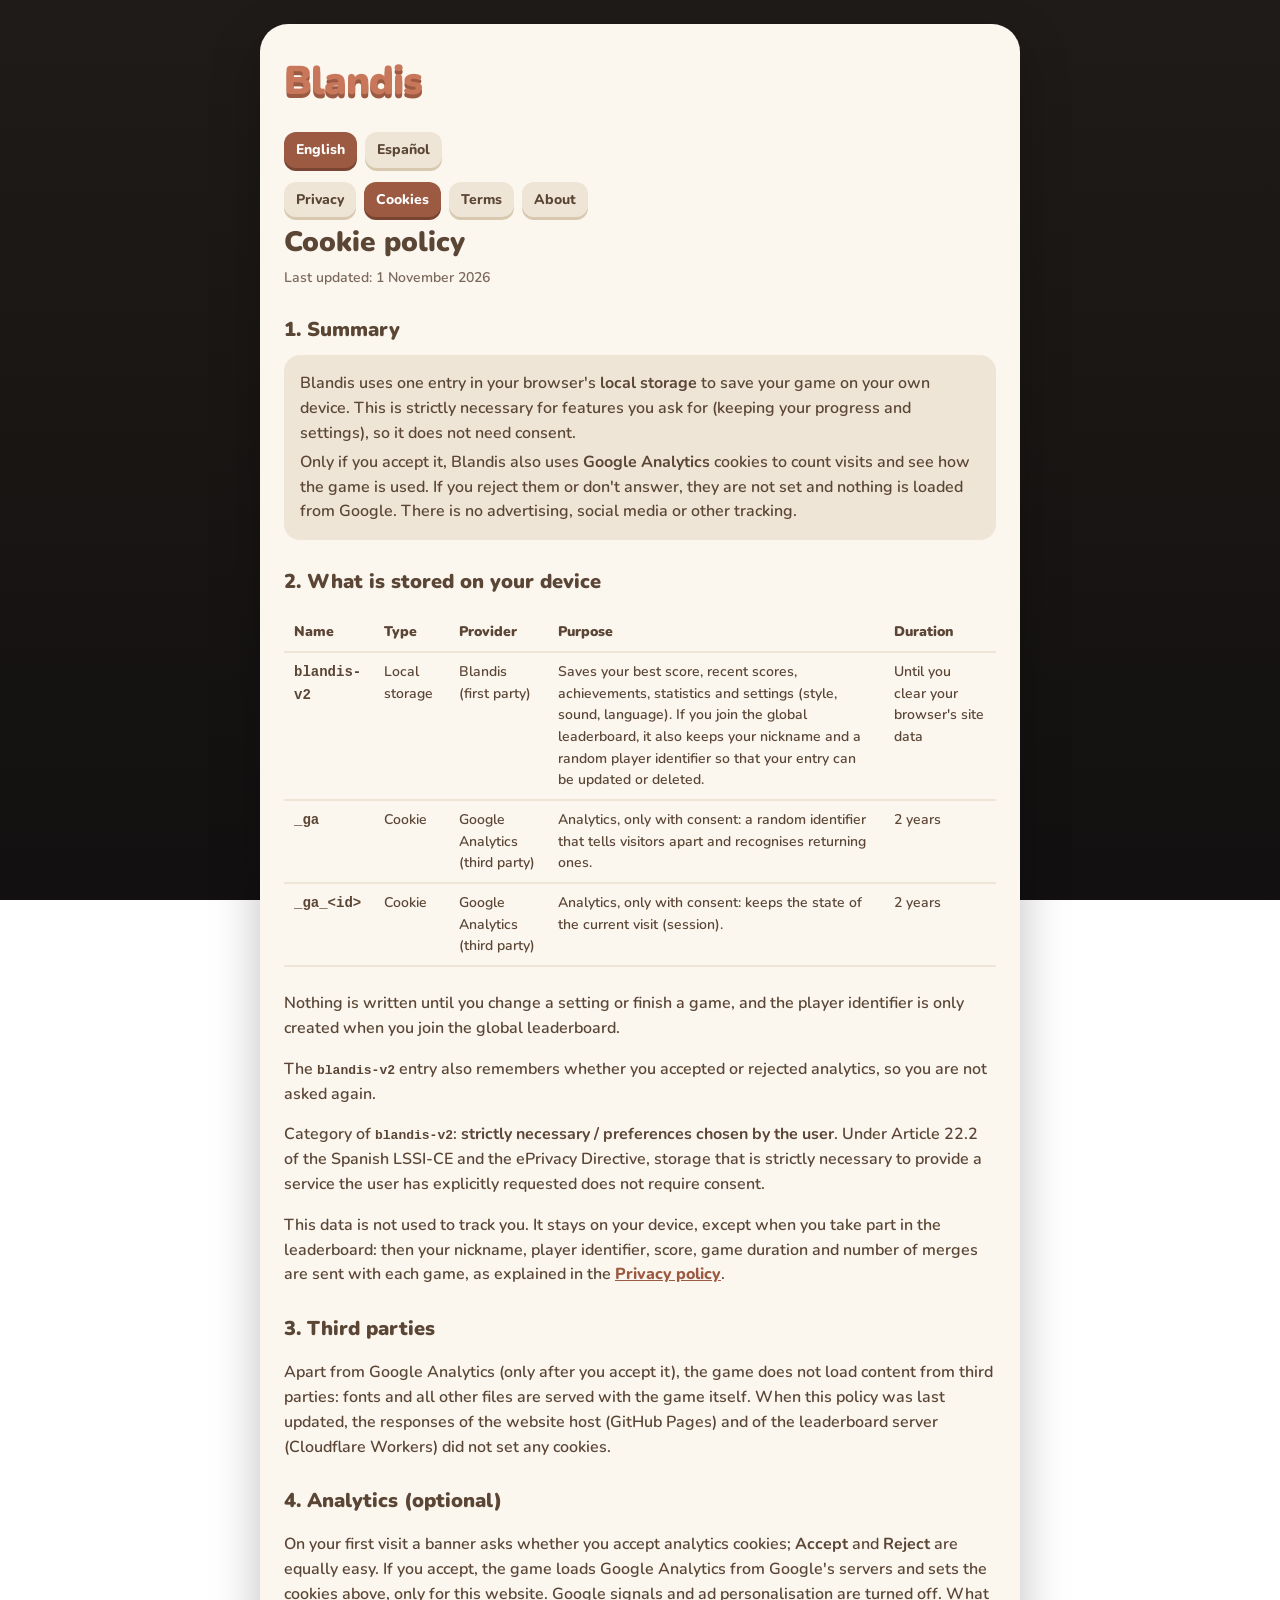
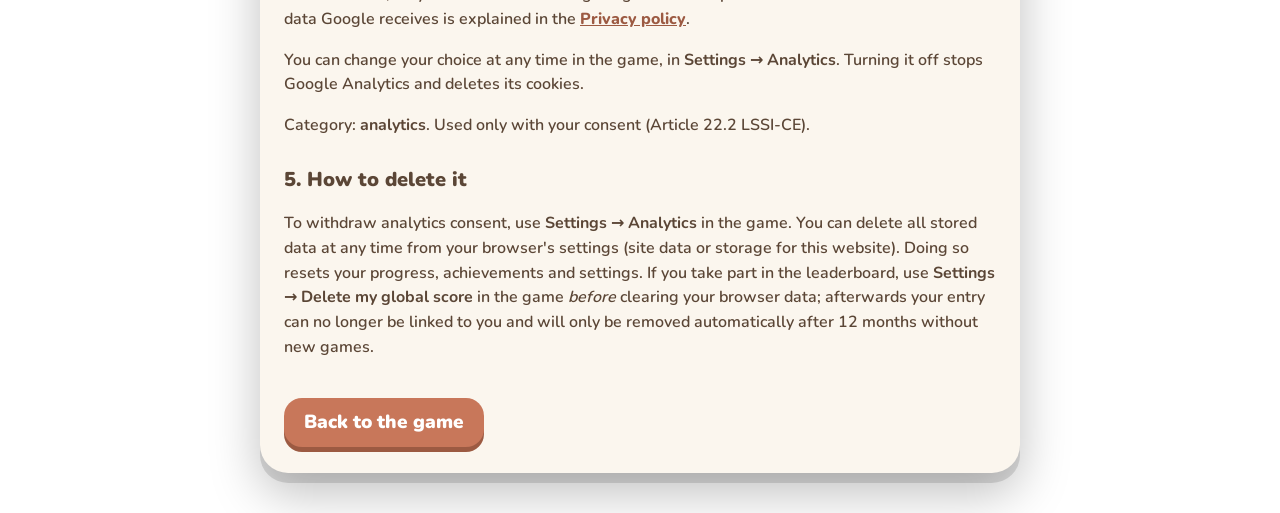
<file: legal/cookies.html>
<!doctype html>
<html lang="en">
<head>
<meta charset="utf-8">
<meta name="viewport" content="width=device-width,initial-scale=1">
<title>Cookie policy · Blandis</title>
<meta name="robots" content="noindex, follow">
<meta name="theme-color" content="#121010">
<link rel="icon" href="../favicon.svg" type="image/svg+xml">
<link rel="apple-touch-icon" href="../apple-touch-icon.png">
<link rel="stylesheet" href="legal.css">
</head>
<body>
<main class="card">
  <a class="brand" href="../">Blandis</a>
  <nav aria-label="Language">
    <a href="cookies.html" hreflang="en" lang="en" aria-current="page">English</a>
    <a href="cookies-es.html" hreflang="es" lang="es">Español</a>
  </nav>
  <nav aria-label="Legal pages">
    <a href="privacy.html">Privacy</a>
    <a href="cookies.html" aria-current="page">Cookies</a>
    <a href="terms.html">Terms</a>
    <a href="about.html">About</a>
  </nav>
  <h1>Cookie policy</h1>
  <p class="updated">Last updated: 1 November 2026</p>

  <h2>1. Summary</h2>
  <div class="box">
    <p>Blandis uses one entry in your browser's <b>local storage</b> to save your game on your own device. This is strictly necessary for features you ask for (keeping your progress and settings), so it does not need consent.</p>
    <p>Only if you accept it, Blandis also uses <b>Google Analytics</b> cookies to count visits and see how the game is used. If you reject them or don't answer, they are not set and nothing is loaded from Google. There is no advertising, social media or other tracking.</p>
  </div>

  <h2>2. What is stored on your device</h2>
  <div class="table-wrap"><table>
    <tr><th>Name</th><th>Type</th><th>Provider</th><th>Purpose</th><th>Duration</th></tr>
    <tr>
      <td><code>blandis-v2</code></td>
      <td>Local storage</td>
      <td>Blandis (first party)</td>
      <td>Saves your best score, recent scores, achievements, statistics and settings (style, sound, language). If you join the global leaderboard, it also keeps your nickname and a random player identifier so that your entry can be updated or deleted.</td>
      <td>Until you clear your browser's site data</td>
    </tr>
    <tr>
      <td><code>_ga</code></td>
      <td>Cookie</td>
      <td>Google Analytics (third party)</td>
      <td>Analytics, only with consent: a random identifier that tells visitors apart and recognises returning ones.</td>
      <td>2 years</td>
    </tr>
    <tr>
      <td><code>_ga_&lt;id&gt;</code></td>
      <td>Cookie</td>
      <td>Google Analytics (third party)</td>
      <td>Analytics, only with consent: keeps the state of the current visit (session).</td>
      <td>2 years</td>
    </tr>
  </table></div>
  <p>Nothing is written until you change a setting or finish a game, and the player identifier is only created when you join the global leaderboard.</p>
  <p>The <code>blandis-v2</code> entry also remembers whether you accepted or rejected analytics, so you are not asked again.</p>
  <p>Category of <code>blandis-v2</code>: <b>strictly necessary / preferences chosen by the user</b>. Under Article 22.2 of the Spanish LSSI-CE and the ePrivacy Directive, storage that is strictly necessary to provide a service the user has explicitly requested does not require consent.</p>
  <p>This data is not used to track you. It stays on your device, except when you take part in the leaderboard: then your nickname, player identifier, score, game duration and number of merges are sent with each game, as explained in the <a href="privacy.html">Privacy policy</a>.</p>

  <h2>3. Third parties</h2>
  <p>Apart from Google Analytics (only after you accept it), the game does not load content from third parties: fonts and all other files are served with the game itself. When this policy was last updated, the responses of the website host (GitHub Pages) and of the leaderboard server (Cloudflare Workers) did not set any cookies.</p>

  <h2>4. Analytics (optional)</h2>
  <p>On your first visit a banner asks whether you accept analytics cookies; <b>Accept</b> and <b>Reject</b> are equally easy. If you accept, the game loads Google Analytics from Google's servers and sets the cookies above, only for this website. Google signals and ad personalisation are turned off. What data Google receives is explained in the <a href="privacy.html">Privacy policy</a>.</p>
  <p>You can change your choice at any time in the game, in <b>Settings → Analytics</b>. Turning it off stops Google Analytics and deletes its cookies.</p>
  <p>Category: <b>analytics</b>. Used only with your consent (Article 22.2 LSSI-CE).</p>

  <h2>5. How to delete it</h2>
  <p>To withdraw analytics consent, use <b>Settings → Analytics</b> in the game. You can delete all stored data at any time from your browser's settings (site data or storage for this website). Doing so resets your progress, achievements and settings. If you take part in the leaderboard, use <b>Settings → Delete my global score</b> in the game <i>before</i> clearing your browser data; afterwards your entry can no longer be linked to you and will only be removed automatically after 12 months without new games.</p>

  <a class="back" href="../">Back to the game</a>
</main>
</body>
</html>
</file>
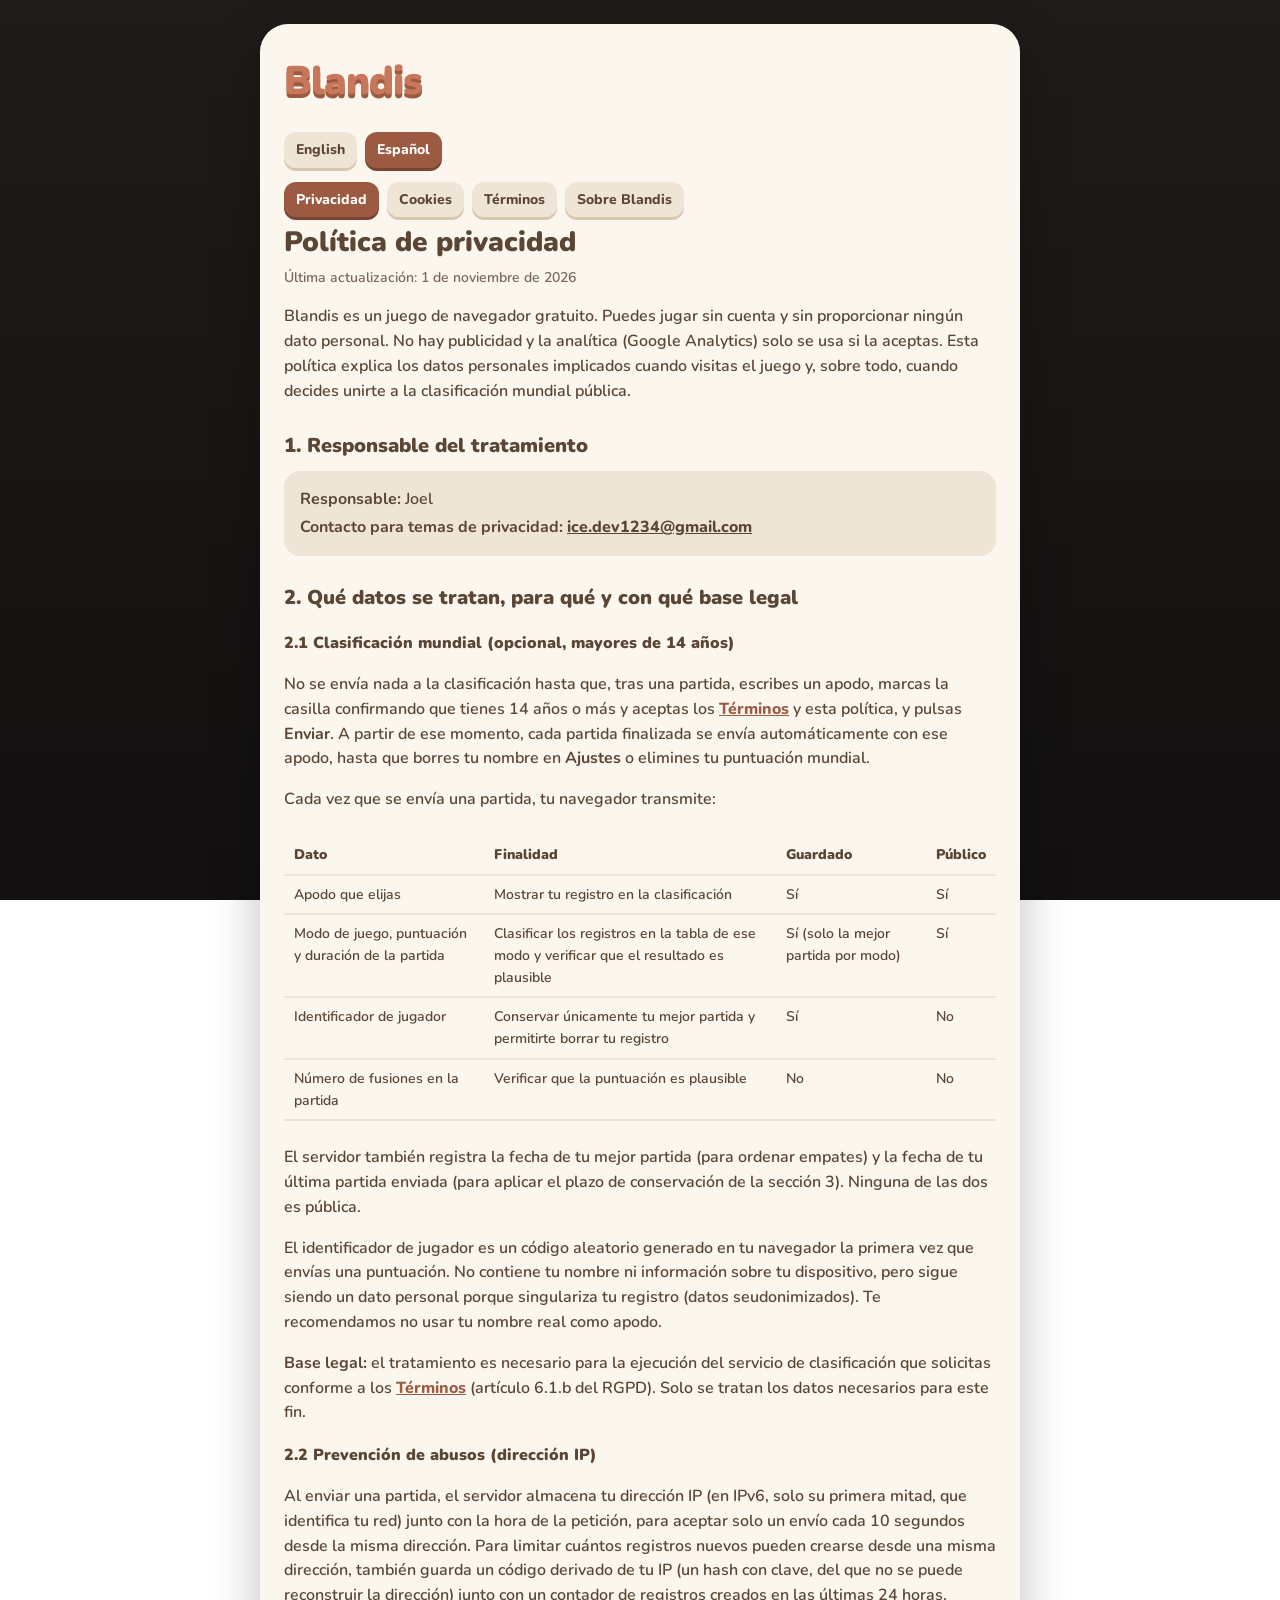
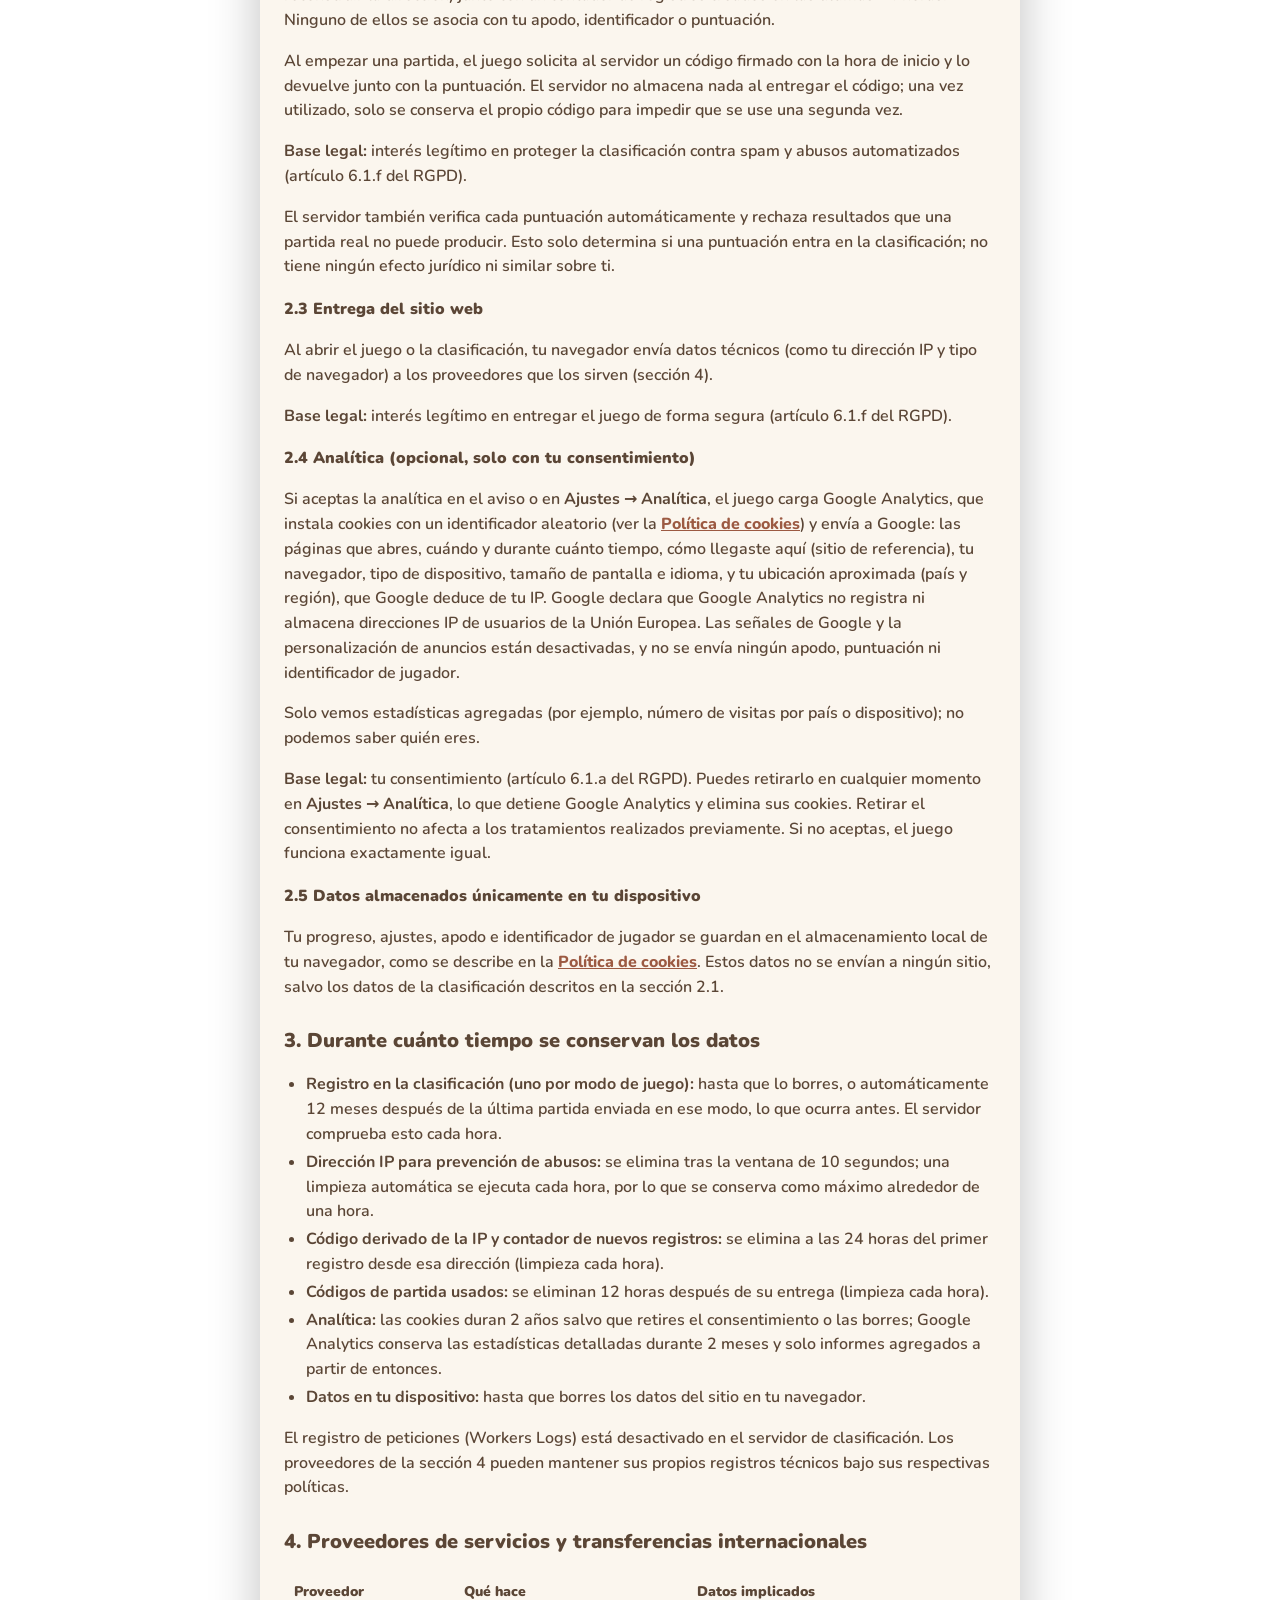
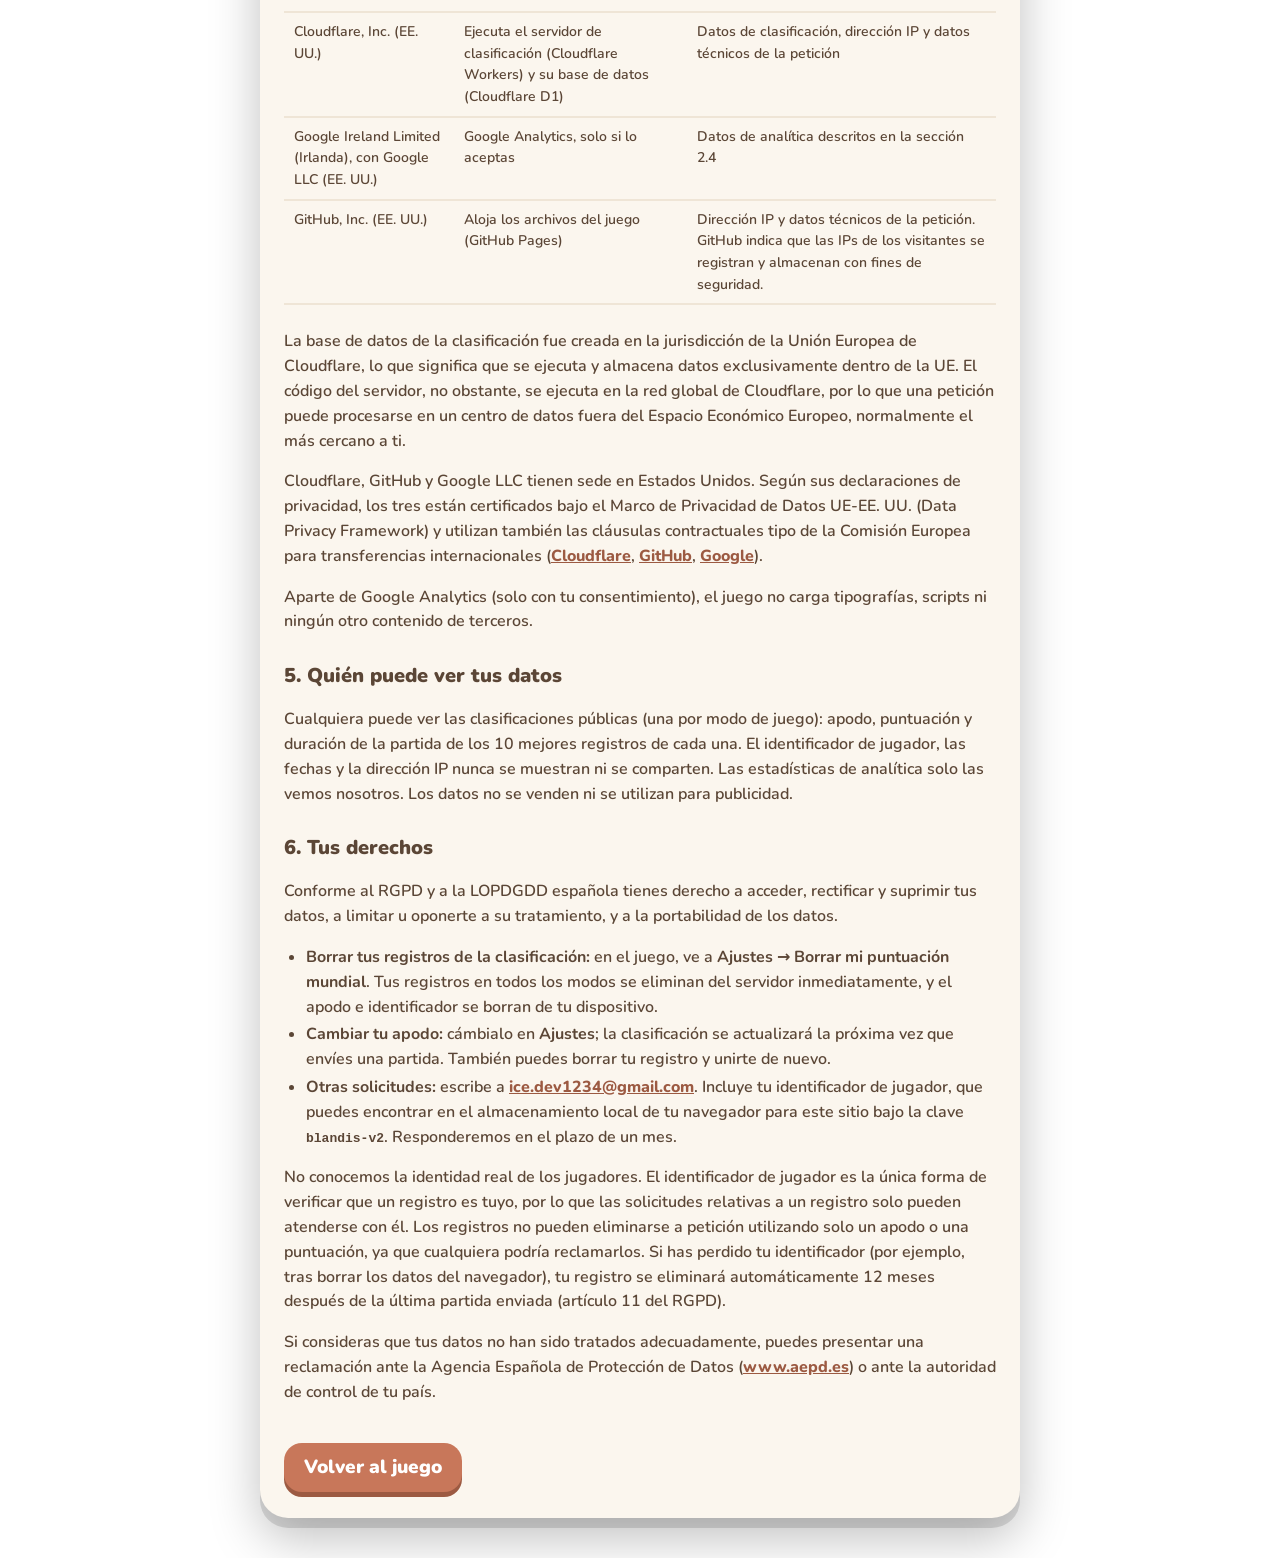
<file: legal/privacidad.html>
<!doctype html>
<html lang="es">
<head>
<meta charset="utf-8">
<meta name="viewport" content="width=device-width,initial-scale=1">
<title>Política de privacidad · Blandis</title>
<meta name="robots" content="noindex, follow">
<meta name="theme-color" content="#121010">
<link rel="icon" href="../favicon.svg" type="image/svg+xml">
<link rel="apple-touch-icon" href="../apple-touch-icon.png">
<link rel="stylesheet" href="legal.css">
</head>
<body>
<main class="card">
  <a class="brand" href="../">Blandis</a>
  <nav aria-label="Idioma">
    <a href="privacy.html" hreflang="en" lang="en">English</a>
    <a href="privacidad.html" hreflang="es" aria-current="page">Español</a>
  </nav>
  <nav aria-label="Páginas legales">
    <a href="privacidad.html" aria-current="page">Privacidad</a>
    <a href="cookies-es.html">Cookies</a>
    <a href="terminos.html">Términos</a>
    <a href="sobre.html">Sobre Blandis</a>
  </nav>
  <h1>Política de privacidad</h1>
  <p class="updated">Última actualización: 1 de noviembre de 2026</p>

  <p>Blandis es un juego de navegador gratuito. Puedes jugar sin cuenta y sin proporcionar ningún dato personal. No hay publicidad y la analítica (Google Analytics) solo se usa si la aceptas. Esta política explica los datos personales implicados cuando visitas el juego y, sobre todo, cuando decides unirte a la clasificación mundial pública.</p>

  <h2>1. Responsable del tratamiento</h2>
  <div class="box">
    <p><b>Responsable:</b> Joel</p>
    <p><b>Contacto para temas de privacidad:</b> <a href="mailto:ice.dev1234@gmail.com">ice.dev1234@gmail.com</a></p>
  </div>

  <h2>2. Qué datos se tratan, para qué y con qué base legal</h2>

  <h3>2.1 Clasificación mundial (opcional, mayores de 14 años)</h3>
  <p>No se envía nada a la clasificación hasta que, tras una partida, escribes un apodo, marcas la casilla confirmando que tienes 14 años o más y aceptas los <a href="terminos.html">Términos</a> y esta política, y pulsas <b>Enviar</b>. A partir de ese momento, cada partida finalizada se envía automáticamente con ese apodo, hasta que borres tu nombre en <b>Ajustes</b> o elimines tu puntuación mundial.</p>
  <p>Cada vez que se envía una partida, tu navegador transmite:</p>
  <div class="table-wrap"><table>
    <tr><th>Dato</th><th>Finalidad</th><th>Guardado</th><th>Público</th></tr>
    <tr><td>Apodo que elijas</td><td>Mostrar tu registro en la clasificación</td><td>Sí</td><td>Sí</td></tr>
    <tr><td>Modo de juego, puntuación y duración de la partida</td><td>Clasificar los registros en la tabla de ese modo y verificar que el resultado es plausible</td><td>Sí (solo la mejor partida por modo)</td><td>Sí</td></tr>
    <tr><td>Identificador de jugador</td><td>Conservar únicamente tu mejor partida y permitirte borrar tu registro</td><td>Sí</td><td>No</td></tr>
    <tr><td>Número de fusiones en la partida</td><td>Verificar que la puntuación es plausible</td><td>No</td><td>No</td></tr>
  </table></div>
  <p>El servidor también registra la fecha de tu mejor partida (para ordenar empates) y la fecha de tu última partida enviada (para aplicar el plazo de conservación de la sección 3). Ninguna de las dos es pública.</p>
  <p>El identificador de jugador es un código aleatorio generado en tu navegador la primera vez que envías una puntuación. No contiene tu nombre ni información sobre tu dispositivo, pero sigue siendo un dato personal porque singulariza tu registro (datos seudonimizados). Te recomendamos no usar tu nombre real como apodo.</p>
  <p><b>Base legal:</b> el tratamiento es necesario para la ejecución del servicio de clasificación que solicitas conforme a los <a href="terminos.html">Términos</a> (artículo 6.1.b del RGPD). Solo se tratan los datos necesarios para este fin.</p>

  <h3>2.2 Prevención de abusos (dirección IP)</h3>
  <p>Al enviar una partida, el servidor almacena tu dirección IP (en IPv6, solo su primera mitad, que identifica tu red) junto con la hora de la petición, para aceptar solo un envío cada 10 segundos desde la misma dirección. Para limitar cuántos registros nuevos pueden crearse desde una misma dirección, también guarda un código derivado de tu IP (un hash con clave, del que no se puede reconstruir la dirección) junto con un contador de registros creados en las últimas 24 horas. Ninguno de ellos se asocia con tu apodo, identificador o puntuación.</p>
  <p>Al empezar una partida, el juego solicita al servidor un código firmado con la hora de inicio y lo devuelve junto con la puntuación. El servidor no almacena nada al entregar el código; una vez utilizado, solo se conserva el propio código para impedir que se use una segunda vez.</p>
  <p><b>Base legal:</b> interés legítimo en proteger la clasificación contra spam y abusos automatizados (artículo 6.1.f del RGPD).</p>
  <p>El servidor también verifica cada puntuación automáticamente y rechaza resultados que una partida real no puede producir. Esto solo determina si una puntuación entra en la clasificación; no tiene ningún efecto jurídico ni similar sobre ti.</p>

  <h3>2.3 Entrega del sitio web</h3>
  <p>Al abrir el juego o la clasificación, tu navegador envía datos técnicos (como tu dirección IP y tipo de navegador) a los proveedores que los sirven (sección 4).</p>
  <p><b>Base legal:</b> interés legítimo en entregar el juego de forma segura (artículo 6.1.f del RGPD).</p>

  <h3>2.4 Analítica (opcional, solo con tu consentimiento)</h3>
  <p>Si aceptas la analítica en el aviso o en <b>Ajustes → Analítica</b>, el juego carga Google Analytics, que instala cookies con un identificador aleatorio (ver la <a href="cookies-es.html">Política de cookies</a>) y envía a Google: las páginas que abres, cuándo y durante cuánto tiempo, cómo llegaste aquí (sitio de referencia), tu navegador, tipo de dispositivo, tamaño de pantalla e idioma, y tu ubicación aproximada (país y región), que Google deduce de tu IP. Google declara que Google Analytics no registra ni almacena direcciones IP de usuarios de la Unión Europea. Las señales de Google y la personalización de anuncios están desactivadas, y no se envía ningún apodo, puntuación ni identificador de jugador.</p>
  <p>Solo vemos estadísticas agregadas (por ejemplo, número de visitas por país o dispositivo); no podemos saber quién eres.</p>
  <p><b>Base legal:</b> tu consentimiento (artículo 6.1.a del RGPD). Puedes retirarlo en cualquier momento en <b>Ajustes → Analítica</b>, lo que detiene Google Analytics y elimina sus cookies. Retirar el consentimiento no afecta a los tratamientos realizados previamente. Si no aceptas, el juego funciona exactamente igual.</p>

  <h3>2.5 Datos almacenados únicamente en tu dispositivo</h3>
  <p>Tu progreso, ajustes, apodo e identificador de jugador se guardan en el almacenamiento local de tu navegador, como se describe en la <a href="cookies-es.html">Política de cookies</a>. Estos datos no se envían a ningún sitio, salvo los datos de la clasificación descritos en la sección 2.1.</p>

  <h2>3. Durante cuánto tiempo se conservan los datos</h2>
  <ul>
    <li><b>Registro en la clasificación (uno por modo de juego):</b> hasta que lo borres, o automáticamente 12 meses después de la última partida enviada en ese modo, lo que ocurra antes. El servidor comprueba esto cada hora.</li>
    <li><b>Dirección IP para prevención de abusos:</b> se elimina tras la ventana de 10 segundos; una limpieza automática se ejecuta cada hora, por lo que se conserva como máximo alrededor de una hora.</li>
    <li><b>Código derivado de la IP y contador de nuevos registros:</b> se elimina a las 24 horas del primer registro desde esa dirección (limpieza cada hora).</li>
    <li><b>Códigos de partida usados:</b> se eliminan 12 horas después de su entrega (limpieza cada hora).</li>
    <li><b>Analítica:</b> las cookies duran 2 años salvo que retires el consentimiento o las borres; Google Analytics conserva las estadísticas detalladas durante 2 meses y solo informes agregados a partir de entonces.</li>
    <li><b>Datos en tu dispositivo:</b> hasta que borres los datos del sitio en tu navegador.</li>
  </ul>
  <p>El registro de peticiones (Workers Logs) está desactivado en el servidor de clasificación. Los proveedores de la sección 4 pueden mantener sus propios registros técnicos bajo sus respectivas políticas.</p>

  <h2>4. Proveedores de servicios y transferencias internacionales</h2>
  <div class="table-wrap"><table>
    <tr><th>Proveedor</th><th>Qué hace</th><th>Datos implicados</th></tr>
    <tr><td>Cloudflare, Inc. (EE. UU.)</td><td>Ejecuta el servidor de clasificación (Cloudflare Workers) y su base de datos (Cloudflare D1)</td><td>Datos de clasificación, dirección IP y datos técnicos de la petición</td></tr>
    <tr><td>Google Ireland Limited (Irlanda), con Google LLC (EE. UU.)</td><td>Google Analytics, solo si lo aceptas</td><td>Datos de analítica descritos en la sección 2.4</td></tr>
    <tr><td>GitHub, Inc. (EE. UU.)</td><td>Aloja los archivos del juego (GitHub Pages)</td><td>Dirección IP y datos técnicos de la petición. GitHub indica que las IPs de los visitantes se registran y almacenan con fines de seguridad.</td></tr>
  </table></div>
  <p>La base de datos de la clasificación fue creada en la jurisdicción de la Unión Europea de Cloudflare, lo que significa que se ejecuta y almacena datos exclusivamente dentro de la UE. El código del servidor, no obstante, se ejecuta en la red global de Cloudflare, por lo que una petición puede procesarse en un centro de datos fuera del Espacio Económico Europeo, normalmente el más cercano a ti.</p>
  <p>Cloudflare, GitHub y Google LLC tienen sede en Estados Unidos. Según sus declaraciones de privacidad, los tres están certificados bajo el Marco de Privacidad de Datos UE-EE. UU. (Data Privacy Framework) y utilizan también las cláusulas contractuales tipo de la Comisión Europea para transferencias internacionales (<a href="https://www.cloudflare.com/privacypolicy/" rel="noopener">Cloudflare</a>, <a href="https://docs.github.com/en/site-policy/privacy-policies/github-general-privacy-statement" rel="noopener">GitHub</a>, <a href="https://business.safety.google/privacy/" rel="noopener">Google</a>).</p>
  <p>Aparte de Google Analytics (solo con tu consentimiento), el juego no carga tipografías, scripts ni ningún otro contenido de terceros.</p>

  <h2>5. Quién puede ver tus datos</h2>
  <p>Cualquiera puede ver las clasificaciones públicas (una por modo de juego): apodo, puntuación y duración de la partida de los 10 mejores registros de cada una. El identificador de jugador, las fechas y la dirección IP nunca se muestran ni se comparten. Las estadísticas de analítica solo las vemos nosotros. Los datos no se venden ni se utilizan para publicidad.</p>

  <h2>6. Tus derechos</h2>
  <p>Conforme al RGPD y a la LOPDGDD española tienes derecho a acceder, rectificar y suprimir tus datos, a limitar u oponerte a su tratamiento, y a la portabilidad de los datos.</p>
  <ul>
    <li><b>Borrar tus registros de la clasificación:</b> en el juego, ve a <b>Ajustes → Borrar mi puntuación mundial</b>. Tus registros en todos los modos se eliminan del servidor inmediatamente, y el apodo e identificador se borran de tu dispositivo.</li>
    <li><b>Cambiar tu apodo:</b> cámbialo en <b>Ajustes</b>; la clasificación se actualizará la próxima vez que envíes una partida. También puedes borrar tu registro y unirte de nuevo.</li>
    <li><b>Otras solicitudes:</b> escribe a <a href="mailto:ice.dev1234@gmail.com">ice.dev1234@gmail.com</a>. Incluye tu identificador de jugador, que puedes encontrar en el almacenamiento local de tu navegador para este sitio bajo la clave <code>blandis-v2</code>. Responderemos en el plazo de un mes.</li>
  </ul>
  <p>No conocemos la identidad real de los jugadores. El identificador de jugador es la única forma de verificar que un registro es tuyo, por lo que las solicitudes relativas a un registro solo pueden atenderse con él. Los registros no pueden eliminarse a petición utilizando solo un apodo o una puntuación, ya que cualquiera podría reclamarlos. Si has perdido tu identificador (por ejemplo, tras borrar los datos del navegador), tu registro se eliminará automáticamente 12 meses después de la última partida enviada (artículo 11 del RGPD).</p>
  <p>Si consideras que tus datos no han sido tratados adecuadamente, puedes presentar una reclamación ante la Agencia Española de Protección de Datos (<a href="https://www.aepd.es" rel="noopener">www.aepd.es</a>) o ante la autoridad de control de tu país.</p>

  <a class="back" href="../">Volver al juego</a>
</main>
</body>
</html>
</file>
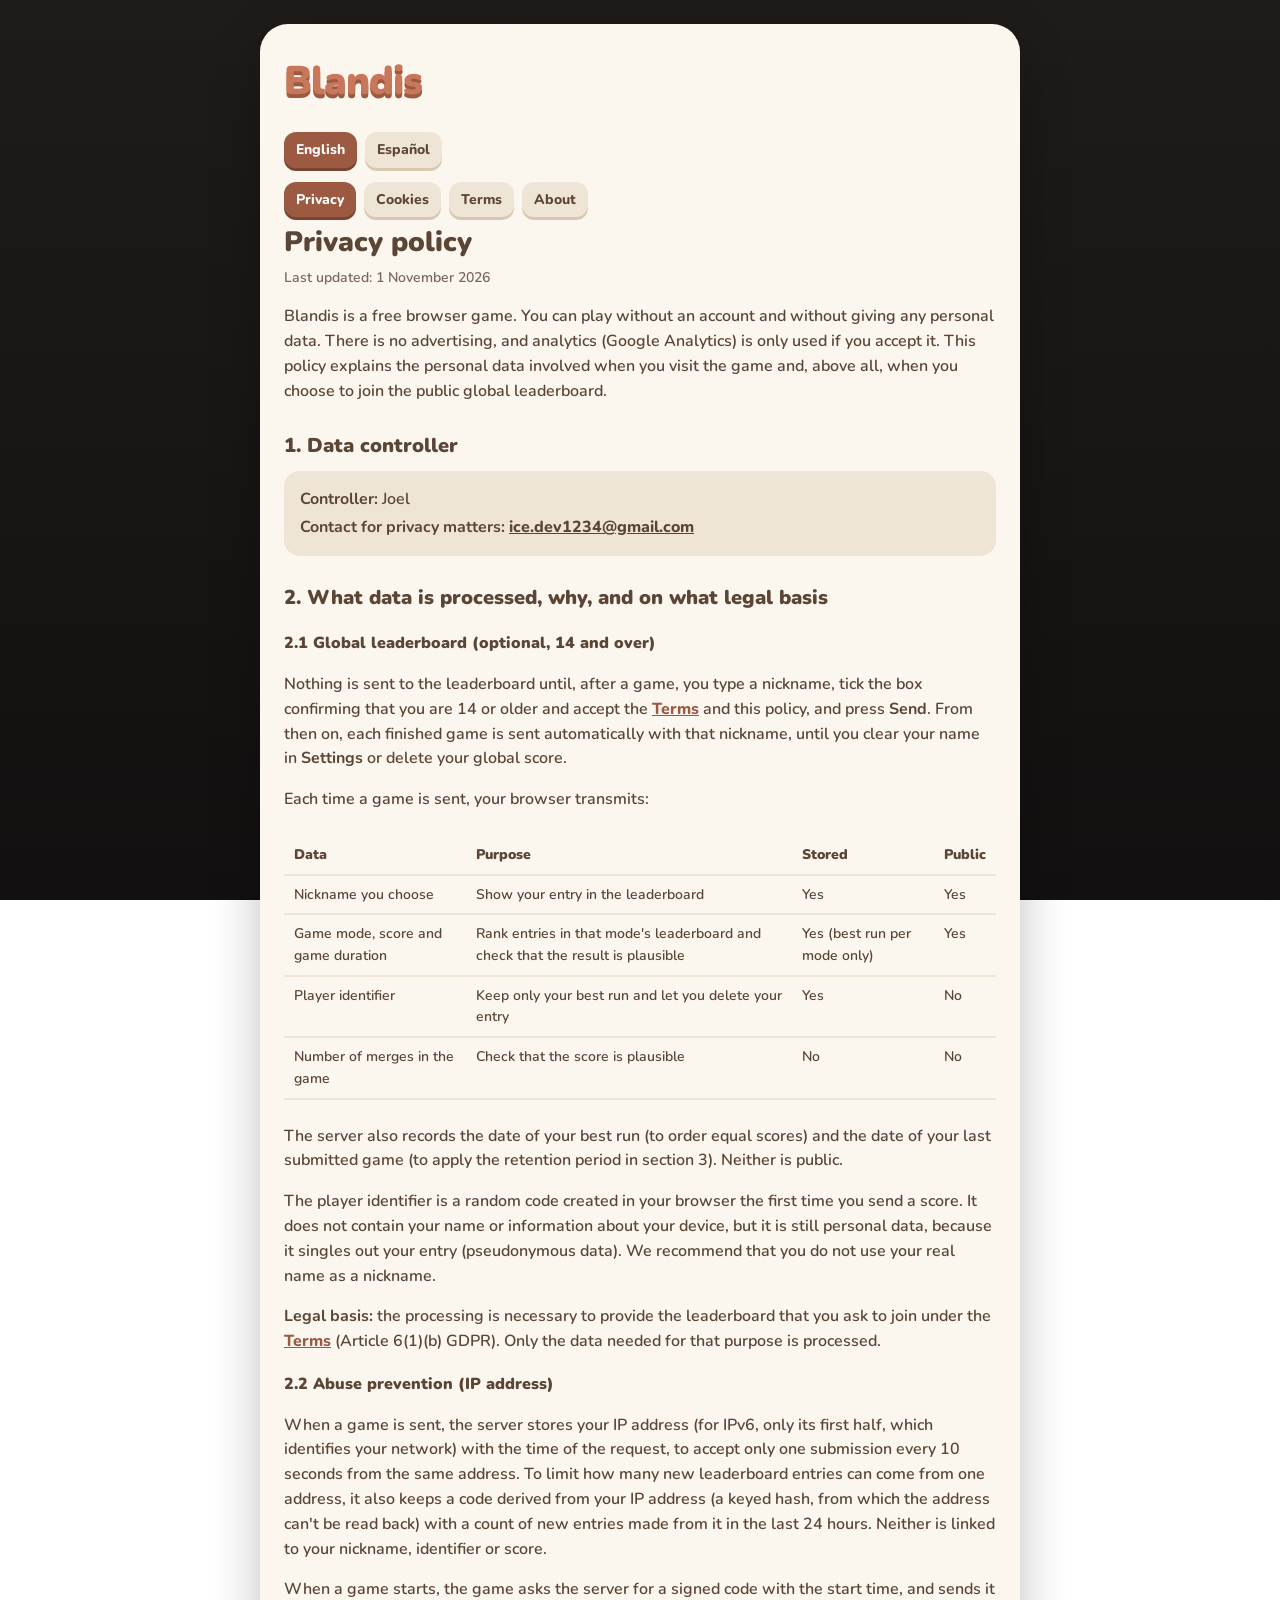
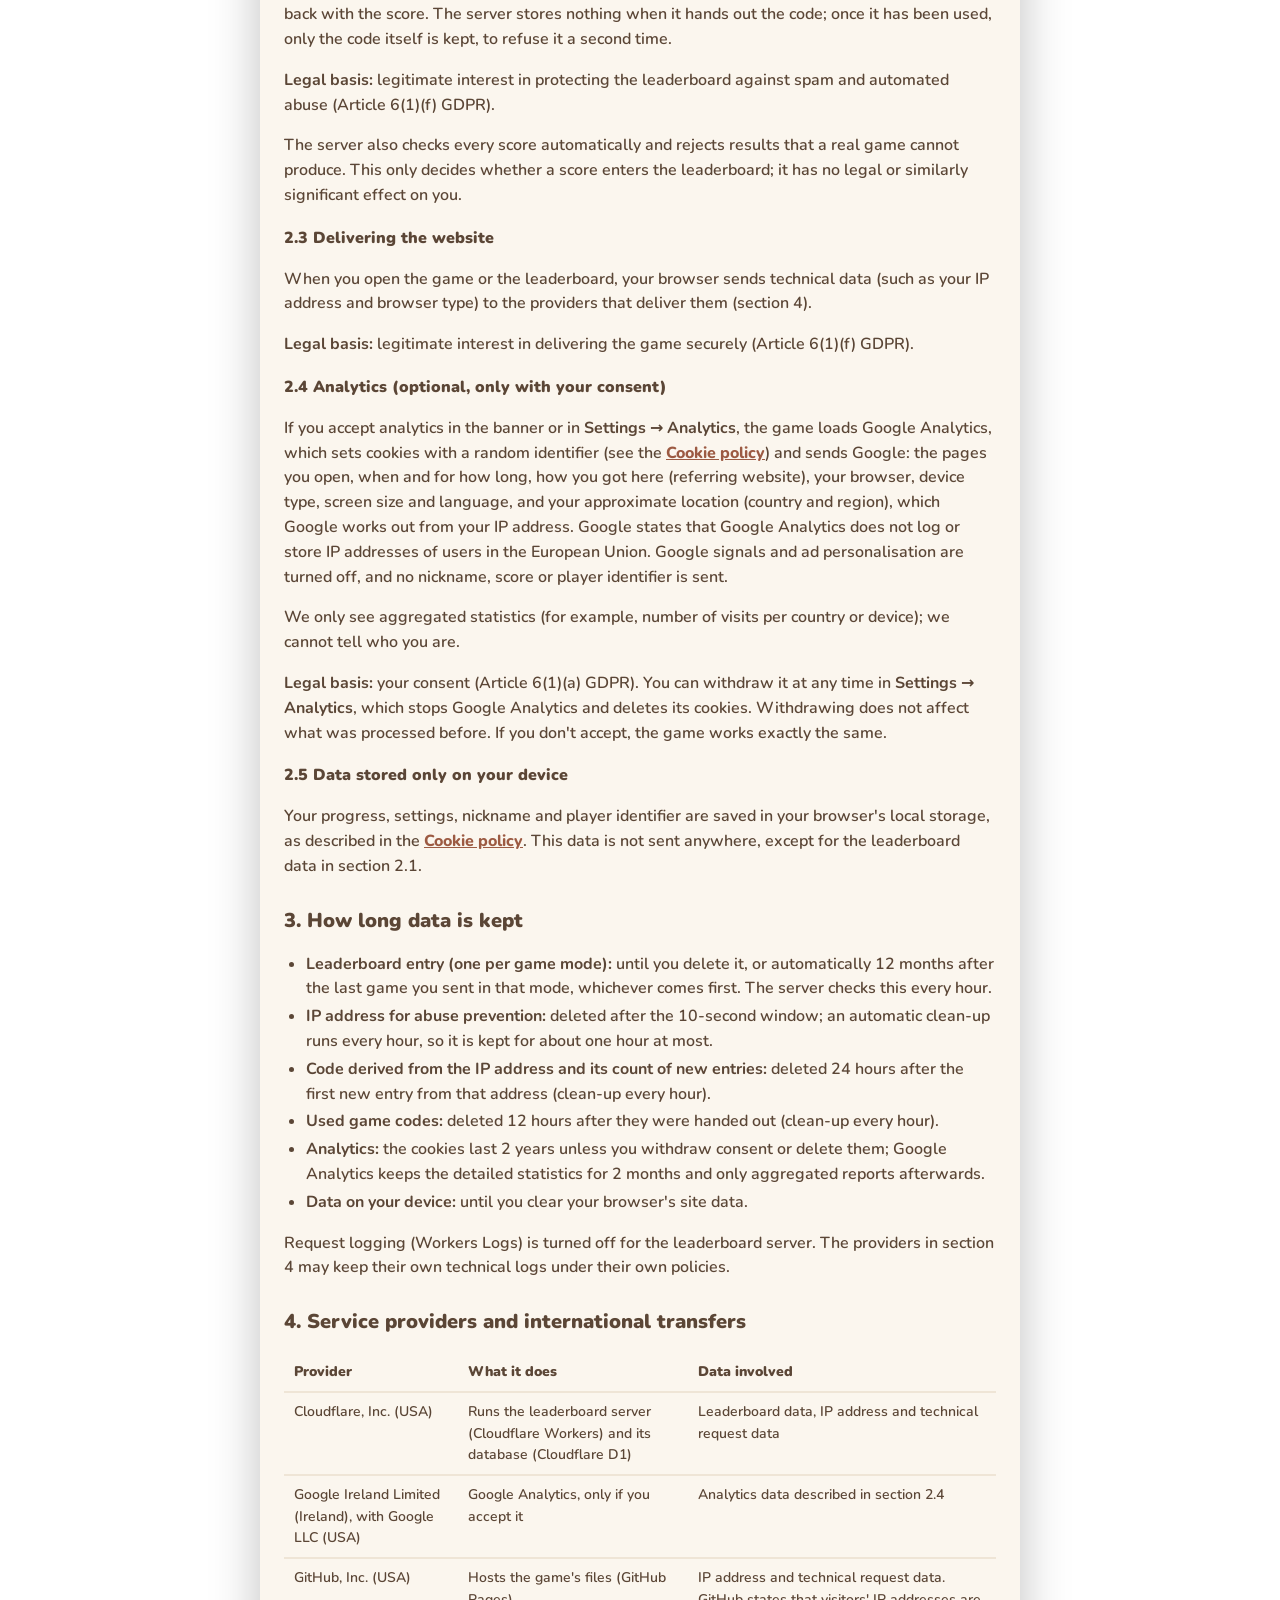
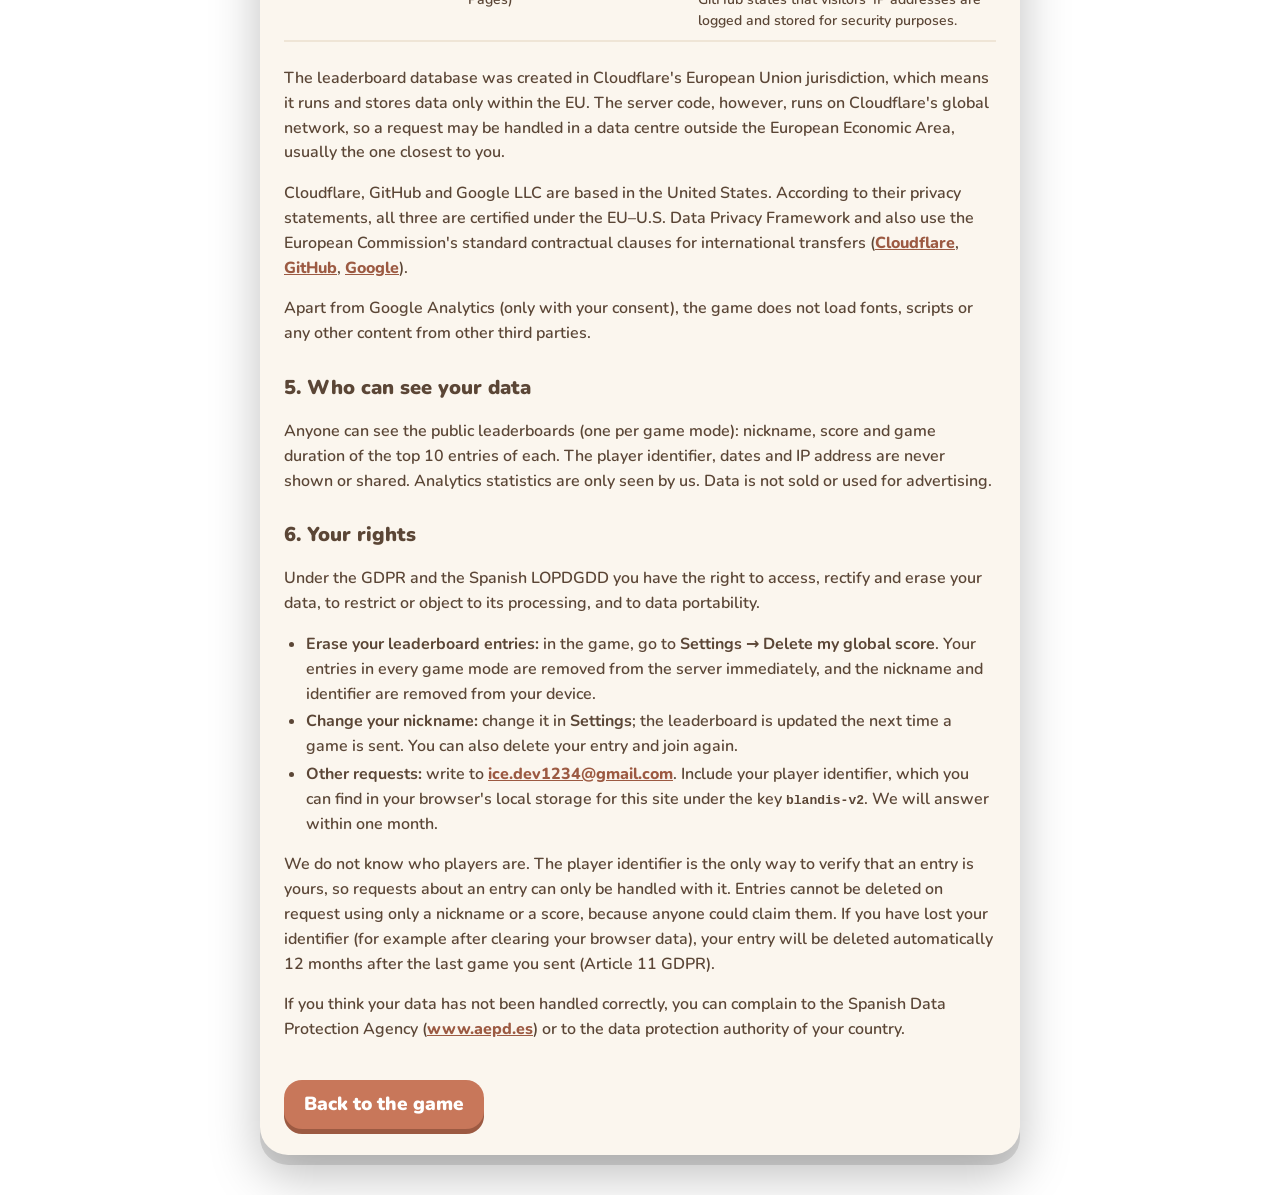
<file: legal/privacy.html>
<!doctype html>
<html lang="en">
<head>
<meta charset="utf-8">
<meta name="viewport" content="width=device-width,initial-scale=1">
<title>Privacy policy · Blandis</title>
<meta name="robots" content="noindex, follow">
<meta name="theme-color" content="#121010">
<link rel="icon" href="../favicon.svg" type="image/svg+xml">
<link rel="apple-touch-icon" href="../apple-touch-icon.png">
<link rel="stylesheet" href="legal.css">
</head>
<body>
<main class="card">
  <a class="brand" href="../">Blandis</a>
  <nav aria-label="Language">
    <a href="privacy.html" hreflang="en" lang="en" aria-current="page">English</a>
    <a href="privacidad.html" hreflang="es" lang="es">Español</a>
  </nav>
  <nav aria-label="Legal pages">
    <a href="privacy.html" aria-current="page">Privacy</a>
    <a href="cookies.html">Cookies</a>
    <a href="terms.html">Terms</a>
    <a href="about.html">About</a>
  </nav>
  <h1>Privacy policy</h1>
  <p class="updated">Last updated: 1 November 2026</p>

  <p>Blandis is a free browser game. You can play without an account and without giving any personal data. There is no advertising, and analytics (Google Analytics) is only used if you accept it. This policy explains the personal data involved when you visit the game and, above all, when you choose to join the public global leaderboard.</p>

  <h2>1. Data controller</h2>
  <div class="box">
    <p><b>Controller:</b> Joel</p>
    <p><b>Contact for privacy matters:</b> <a href="mailto:ice.dev1234@gmail.com">ice.dev1234@gmail.com</a></p>
  </div>

  <h2>2. What data is processed, why, and on what legal basis</h2>

  <h3>2.1 Global leaderboard (optional, 14 and over)</h3>
  <p>Nothing is sent to the leaderboard until, after a game, you type a nickname, tick the box confirming that you are 14 or older and accept the <a href="terms.html">Terms</a> and this policy, and press <b>Send</b>. From then on, each finished game is sent automatically with that nickname, until you clear your name in <b>Settings</b> or delete your global score.</p>
  <p>Each time a game is sent, your browser transmits:</p>
  <div class="table-wrap"><table>
    <tr><th>Data</th><th>Purpose</th><th>Stored</th><th>Public</th></tr>
    <tr><td>Nickname you choose</td><td>Show your entry in the leaderboard</td><td>Yes</td><td>Yes</td></tr>
    <tr><td>Game mode, score and game duration</td><td>Rank entries in that mode's leaderboard and check that the result is plausible</td><td>Yes (best run per mode only)</td><td>Yes</td></tr>
    <tr><td>Player identifier</td><td>Keep only your best run and let you delete your entry</td><td>Yes</td><td>No</td></tr>
    <tr><td>Number of merges in the game</td><td>Check that the score is plausible</td><td>No</td><td>No</td></tr>
  </table></div>
  <p>The server also records the date of your best run (to order equal scores) and the date of your last submitted game (to apply the retention period in section 3). Neither is public.</p>
  <p>The player identifier is a random code created in your browser the first time you send a score. It does not contain your name or information about your device, but it is still personal data, because it singles out your entry (pseudonymous data). We recommend that you do not use your real name as a nickname.</p>
  <p><b>Legal basis:</b> the processing is necessary to provide the leaderboard that you ask to join under the <a href="terms.html">Terms</a> (Article 6(1)(b) GDPR). Only the data needed for that purpose is processed.</p>

  <h3>2.2 Abuse prevention (IP address)</h3>
  <p>When a game is sent, the server stores your IP address (for IPv6, only its first half, which identifies your network) with the time of the request, to accept only one submission every 10 seconds from the same address. To limit how many new leaderboard entries can come from one address, it also keeps a code derived from your IP address (a keyed hash, from which the address can't be read back) with a count of new entries made from it in the last 24 hours. Neither is linked to your nickname, identifier or score.</p>
  <p>When a game starts, the game asks the server for a signed code with the start time, and sends it back with the score. The server stores nothing when it hands out the code; once it has been used, only the code itself is kept, to refuse it a second time.</p>
  <p><b>Legal basis:</b> legitimate interest in protecting the leaderboard against spam and automated abuse (Article 6(1)(f) GDPR).</p>
  <p>The server also checks every score automatically and rejects results that a real game cannot produce. This only decides whether a score enters the leaderboard; it has no legal or similarly significant effect on you.</p>

  <h3>2.3 Delivering the website</h3>
  <p>When you open the game or the leaderboard, your browser sends technical data (such as your IP address and browser type) to the providers that deliver them (section 4).</p>
  <p><b>Legal basis:</b> legitimate interest in delivering the game securely (Article 6(1)(f) GDPR).</p>

  <h3>2.4 Analytics (optional, only with your consent)</h3>
  <p>If you accept analytics in the banner or in <b>Settings → Analytics</b>, the game loads Google Analytics, which sets cookies with a random identifier (see the <a href="cookies.html">Cookie policy</a>) and sends Google: the pages you open, when and for how long, how you got here (referring website), your browser, device type, screen size and language, and your approximate location (country and region), which Google works out from your IP address. Google states that Google Analytics does not log or store IP addresses of users in the European Union. Google signals and ad personalisation are turned off, and no nickname, score or player identifier is sent.</p>
  <p>We only see aggregated statistics (for example, number of visits per country or device); we cannot tell who you are.</p>
  <p><b>Legal basis:</b> your consent (Article 6(1)(a) GDPR). You can withdraw it at any time in <b>Settings → Analytics</b>, which stops Google Analytics and deletes its cookies. Withdrawing does not affect what was processed before. If you don't accept, the game works exactly the same.</p>

  <h3>2.5 Data stored only on your device</h3>
  <p>Your progress, settings, nickname and player identifier are saved in your browser's local storage, as described in the <a href="cookies.html">Cookie policy</a>. This data is not sent anywhere, except for the leaderboard data in section 2.1.</p>

  <h2>3. How long data is kept</h2>
  <ul>
    <li><b>Leaderboard entry (one per game mode):</b> until you delete it, or automatically 12 months after the last game you sent in that mode, whichever comes first. The server checks this every hour.</li>
    <li><b>IP address for abuse prevention:</b> deleted after the 10-second window; an automatic clean-up runs every hour, so it is kept for about one hour at most.</li>
    <li><b>Code derived from the IP address and its count of new entries:</b> deleted 24 hours after the first new entry from that address (clean-up every hour).</li>
    <li><b>Used game codes:</b> deleted 12 hours after they were handed out (clean-up every hour).</li>
    <li><b>Analytics:</b> the cookies last 2 years unless you withdraw consent or delete them; Google Analytics keeps the detailed statistics for 2 months and only aggregated reports afterwards.</li>
    <li><b>Data on your device:</b> until you clear your browser's site data.</li>
  </ul>
  <p>Request logging (Workers Logs) is turned off for the leaderboard server. The providers in section 4 may keep their own technical logs under their own policies.</p>

  <h2>4. Service providers and international transfers</h2>
  <div class="table-wrap"><table>
    <tr><th>Provider</th><th>What it does</th><th>Data involved</th></tr>
    <tr><td>Cloudflare, Inc. (USA)</td><td>Runs the leaderboard server (Cloudflare Workers) and its database (Cloudflare D1)</td><td>Leaderboard data, IP address and technical request data</td></tr>
    <tr><td>Google Ireland Limited (Ireland), with Google LLC (USA)</td><td>Google Analytics, only if you accept it</td><td>Analytics data described in section 2.4</td></tr>
    <tr><td>GitHub, Inc. (USA)</td><td>Hosts the game's files (GitHub Pages)</td><td>IP address and technical request data. GitHub states that visitors' IP addresses are logged and stored for security purposes.</td></tr>
  </table></div>
  <p>The leaderboard database was created in Cloudflare's European Union jurisdiction, which means it runs and stores data only within the EU. The server code, however, runs on Cloudflare's global network, so a request may be handled in a data centre outside the European Economic Area, usually the one closest to you.</p>
  <p>Cloudflare, GitHub and Google LLC are based in the United States. According to their privacy statements, all three are certified under the EU–U.S. Data Privacy Framework and also use the European Commission's standard contractual clauses for international transfers (<a href="https://www.cloudflare.com/privacypolicy/" rel="noopener">Cloudflare</a>, <a href="https://docs.github.com/en/site-policy/privacy-policies/github-general-privacy-statement" rel="noopener">GitHub</a>, <a href="https://business.safety.google/privacy/" rel="noopener">Google</a>).</p>
  <p>Apart from Google Analytics (only with your consent), the game does not load fonts, scripts or any other content from other third parties.</p>

  <h2>5. Who can see your data</h2>
  <p>Anyone can see the public leaderboards (one per game mode): nickname, score and game duration of the top 10 entries of each. The player identifier, dates and IP address are never shown or shared. Analytics statistics are only seen by us. Data is not sold or used for advertising.</p>

  <h2>6. Your rights</h2>
  <p>Under the GDPR and the Spanish LOPDGDD you have the right to access, rectify and erase your data, to restrict or object to its processing, and to data portability.</p>
  <ul>
    <li><b>Erase your leaderboard entries:</b> in the game, go to <b>Settings → Delete my global score</b>. Your entries in every game mode are removed from the server immediately, and the nickname and identifier are removed from your device.</li>
    <li><b>Change your nickname:</b> change it in <b>Settings</b>; the leaderboard is updated the next time a game is sent. You can also delete your entry and join again.</li>
    <li><b>Other requests:</b> write to <a href="mailto:ice.dev1234@gmail.com">ice.dev1234@gmail.com</a>. Include your player identifier, which you can find in your browser's local storage for this site under the key <code>blandis-v2</code>. We will answer within one month.</li>
  </ul>
  <p>We do not know who players are. The player identifier is the only way to verify that an entry is yours, so requests about an entry can only be handled with it. Entries cannot be deleted on request using only a nickname or a score, because anyone could claim them. If you have lost your identifier (for example after clearing your browser data), your entry will be deleted automatically 12 months after the last game you sent (Article 11 GDPR).</p>
  <p>If you think your data has not been handled correctly, you can complain to the Spanish Data Protection Agency (<a href="https://www.aepd.es" rel="noopener">www.aepd.es</a>) or to the data protection authority of your country.</p>

  <a class="back" href="../">Back to the game</a>
</main>
</body>
</html>
</file>
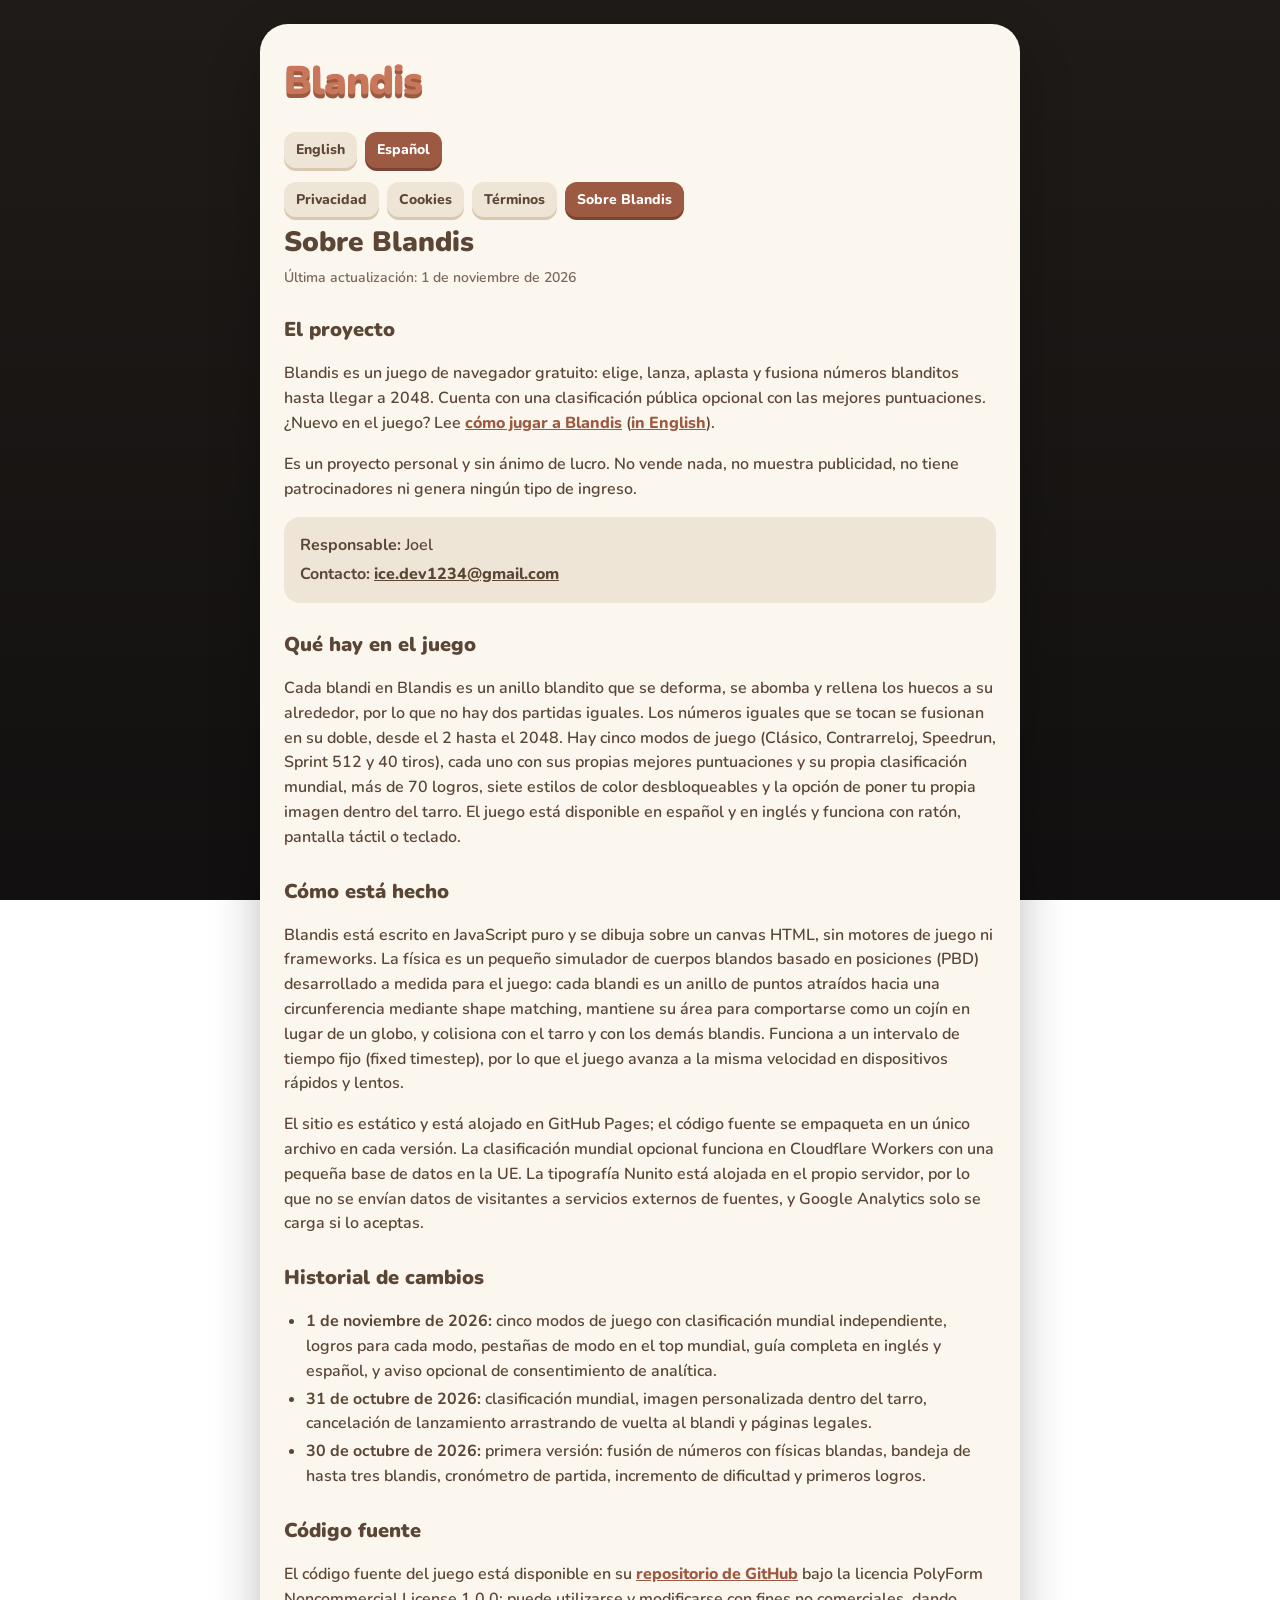
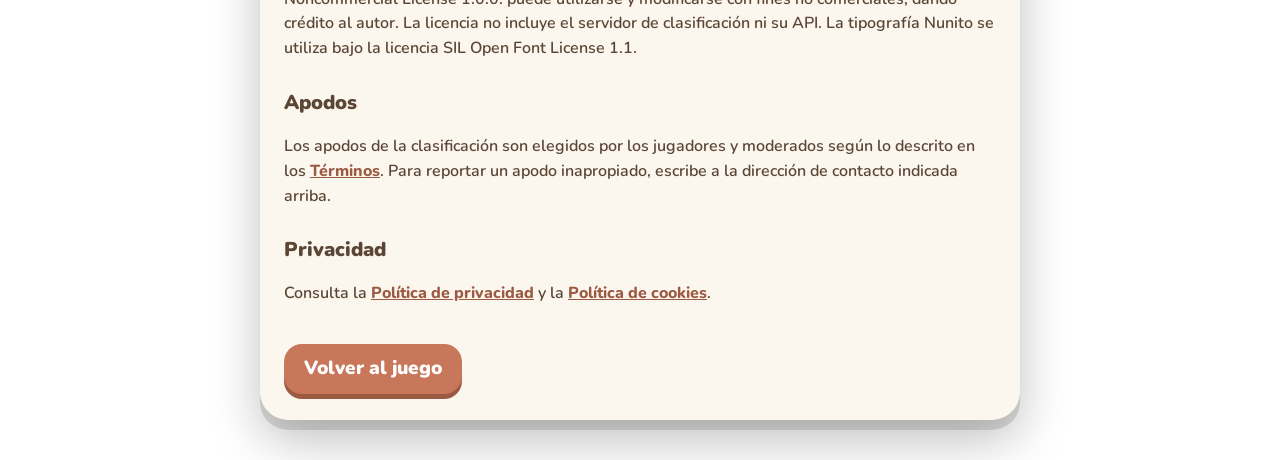
<file: legal/sobre.html>
<!doctype html>
<html lang="es">
<head>
<meta charset="utf-8">
<meta name="viewport" content="width=device-width,initial-scale=1">
<title>Sobre Blandis, puzle de físicas gratis para navegador</title>
<meta name="description" content="Sobre Blandis, un juego de puzle de físicas gratuito y sin ánimo de lucro para el navegador: quién lo hace, cómo contactar, código fuente y licencia.">
<link rel="canonical" href="https://blandis.u0f.es/legal/sobre.html">
<link rel="alternate" hreflang="en" href="https://blandis.u0f.es/legal/about.html">
<link rel="alternate" hreflang="es" href="https://blandis.u0f.es/legal/sobre.html">
<link rel="alternate" hreflang="x-default" href="https://blandis.u0f.es/legal/about.html">
<meta name="theme-color" content="#121010">
<meta property="og:type" content="website">
<meta property="og:site_name" content="Blandis">
<meta property="og:title" content="Sobre Blandis">
<meta property="og:description" content="Quién hace Blandis, un juego de puzle de físicas gratuito y sin ánimo de lucro para el navegador, cómo contactar, código fuente y licencia.">
<meta property="og:url" content="https://blandis.u0f.es/legal/sobre.html">
<meta property="og:locale" content="es_ES">
<meta property="og:locale:alternate" content="en_US">
<meta property="og:image" content="https://blandis.u0f.es/img/blandis-social.png">
<meta property="og:image:width" content="1200">
<meta property="og:image:height" content="630">
<meta property="og:image:type" content="image/png">
<meta property="og:image:alt" content="Blandis: blandis numerados aplastándose y fusionándose dentro del tarro">
<meta name="twitter:card" content="summary_large_image">
<meta name="twitter:title" content="Sobre Blandis">
<meta name="twitter:description" content="Quién hace Blandis, un juego de puzle de físicas gratuito y sin ánimo de lucro para el navegador, cómo contactar, código fuente y licencia.">
<meta name="twitter:image" content="https://blandis.u0f.es/img/blandis-social.png">
<meta name="twitter:image:alt" content="Blandis: blandis numerados aplastándose y fusionándose dentro del tarro">
<script type="application/ld+json">
{
  "@context": "https://schema.org",
  "@graph": [
    {
      "@type": "AboutPage",
      "@id": "https://blandis.u0f.es/legal/sobre.html#webpage",
      "url": "https://blandis.u0f.es/legal/sobre.html",
      "name": "Sobre Blandis",
      "inLanguage": "es",
      "isPartOf": { "@id": "https://blandis.u0f.es/#website" },
      "about": { "@id": "https://blandis.u0f.es/#game" },
      "mainEntity": { "@id": "https://blandis.u0f.es/#author" },
      "dateModified": "2026-11-01",
      "breadcrumb": { "@id": "https://blandis.u0f.es/legal/sobre.html#breadcrumb" }
    },
    {
      "@type": "BreadcrumbList",
      "@id": "https://blandis.u0f.es/legal/sobre.html#breadcrumb",
      "itemListElement": [
        { "@type": "ListItem", "position": 1, "name": "Blandis", "item": "https://blandis.u0f.es/" },
        { "@type": "ListItem", "position": 2, "name": "Sobre Blandis", "item": "https://blandis.u0f.es/legal/sobre.html" }
      ]
    }
  ]
}
</script>
<link rel="icon" href="../favicon.svg" type="image/svg+xml">
<link rel="apple-touch-icon" href="../apple-touch-icon.png">
<link rel="stylesheet" href="legal.css">
</head>
<body>
<main class="card">
  <a class="brand" href="../">Blandis</a>
  <nav aria-label="Idioma">
    <a href="about.html" hreflang="en" lang="en">English</a>
    <a href="sobre.html" hreflang="es" aria-current="page">Español</a>
  </nav>
  <nav aria-label="Páginas legales">
    <a href="privacidad.html">Privacidad</a>
    <a href="cookies-es.html">Cookies</a>
    <a href="terminos.html">Términos</a>
    <a href="sobre.html" aria-current="page">Sobre Blandis</a>
  </nav>
  <h1>Sobre Blandis</h1>
  <p class="updated">Última actualización: <time datetime="2026-11-01">1 de noviembre de 2026</time></p>

  <h2>El proyecto</h2>
  <p>Blandis es un juego de navegador gratuito: elige, lanza, aplasta y fusiona números blanditos hasta llegar a 2048. Cuenta con una clasificación pública opcional con las mejores puntuaciones. ¿Nuevo en el juego? Lee <a href="../como-jugar.html">cómo jugar a Blandis</a> (<a href="../how-to-play.html" hreflang="en" lang="en">in English</a>).</p>
  <p>Es un proyecto personal y sin ánimo de lucro. No vende nada, no muestra publicidad, no tiene patrocinadores ni genera ningún tipo de ingreso.</p>
  <div class="box">
    <p><b>Responsable:</b> Joel</p>
    <p><b>Contacto:</b> <a href="mailto:ice.dev1234@gmail.com">ice.dev1234@gmail.com</a></p>
  </div>

  <h2>Qué hay en el juego</h2>
  <p>Cada blandi en Blandis es un anillo blandito que se deforma, se abomba y rellena los huecos a su alrededor, por lo que no hay dos partidas iguales. Los números iguales que se tocan se fusionan en su doble, desde el 2 hasta el 2048. Hay cinco modos de juego (Clásico, Contrarreloj, Speedrun, Sprint 512 y 40 tiros), cada uno con sus propias mejores puntuaciones y su propia clasificación mundial, más de 70 logros, siete estilos de color desbloqueables y la opción de poner tu propia imagen dentro del tarro. El juego está disponible en español y en inglés y funciona con ratón, pantalla táctil o teclado.</p>

  <h2>Cómo está hecho</h2>
  <p>Blandis está escrito en JavaScript puro y se dibuja sobre un canvas HTML, sin motores de juego ni frameworks. La física es un pequeño simulador de cuerpos blandos basado en posiciones (PBD) desarrollado a medida para el juego: cada blandi es un anillo de puntos atraídos hacia una circunferencia mediante shape matching, mantiene su área para comportarse como un cojín en lugar de un globo, y colisiona con el tarro y con los demás blandis. Funciona a un intervalo de tiempo fijo (fixed timestep), por lo que el juego avanza a la misma velocidad en dispositivos rápidos y lentos.</p>
  <p>El sitio es estático y está alojado en GitHub Pages; el código fuente se empaqueta en un único archivo en cada versión. La clasificación mundial opcional funciona en Cloudflare Workers con una pequeña base de datos en la UE. La tipografía Nunito está alojada en el propio servidor, por lo que no se envían datos de visitantes a servicios externos de fuentes, y Google Analytics solo se carga si lo aceptas.</p>

  <h2>Historial de cambios</h2>
  <ul>
    <li><b>1 de noviembre de 2026:</b> cinco modos de juego con clasificación mundial independiente, logros para cada modo, pestañas de modo en el top mundial, guía completa en inglés y español, y aviso opcional de consentimiento de analítica.</li>
    <li><b>31 de octubre de 2026:</b> clasificación mundial, imagen personalizada dentro del tarro, cancelación de lanzamiento arrastrando de vuelta al blandi y páginas legales.</li>
    <li><b>30 de octubre de 2026:</b> primera versión: fusión de números con físicas blandas, bandeja de hasta tres blandis, cronómetro de partida, incremento de dificultad y primeros logros.</li>
  </ul>

  <h2>Código fuente</h2>
  <p>El código fuente del juego está disponible en su <a href="https://github.com/u0f/blandis" rel="noopener">repositorio de GitHub</a> bajo la licencia PolyForm Noncommercial License 1.0.0: puede utilizarse y modificarse con fines no comerciales, dando crédito al autor. La licencia no incluye el servidor de clasificación ni su API. La tipografía Nunito se utiliza bajo la licencia SIL Open Font License 1.1.</p>

  <h2>Apodos</h2>
  <p>Los apodos de la clasificación son elegidos por los jugadores y moderados según lo descrito en los <a href="terminos.html">Términos</a>. Para reportar un apodo inapropiado, escribe a la dirección de contacto indicada arriba.</p>

  <h2>Privacidad</h2>
  <p>Consulta la <a href="privacidad.html">Política de privacidad</a> y la <a href="cookies-es.html">Política de cookies</a>.</p>

  <a class="back" href="../">Volver al juego</a>
</main>
</body>
</html>
</file>
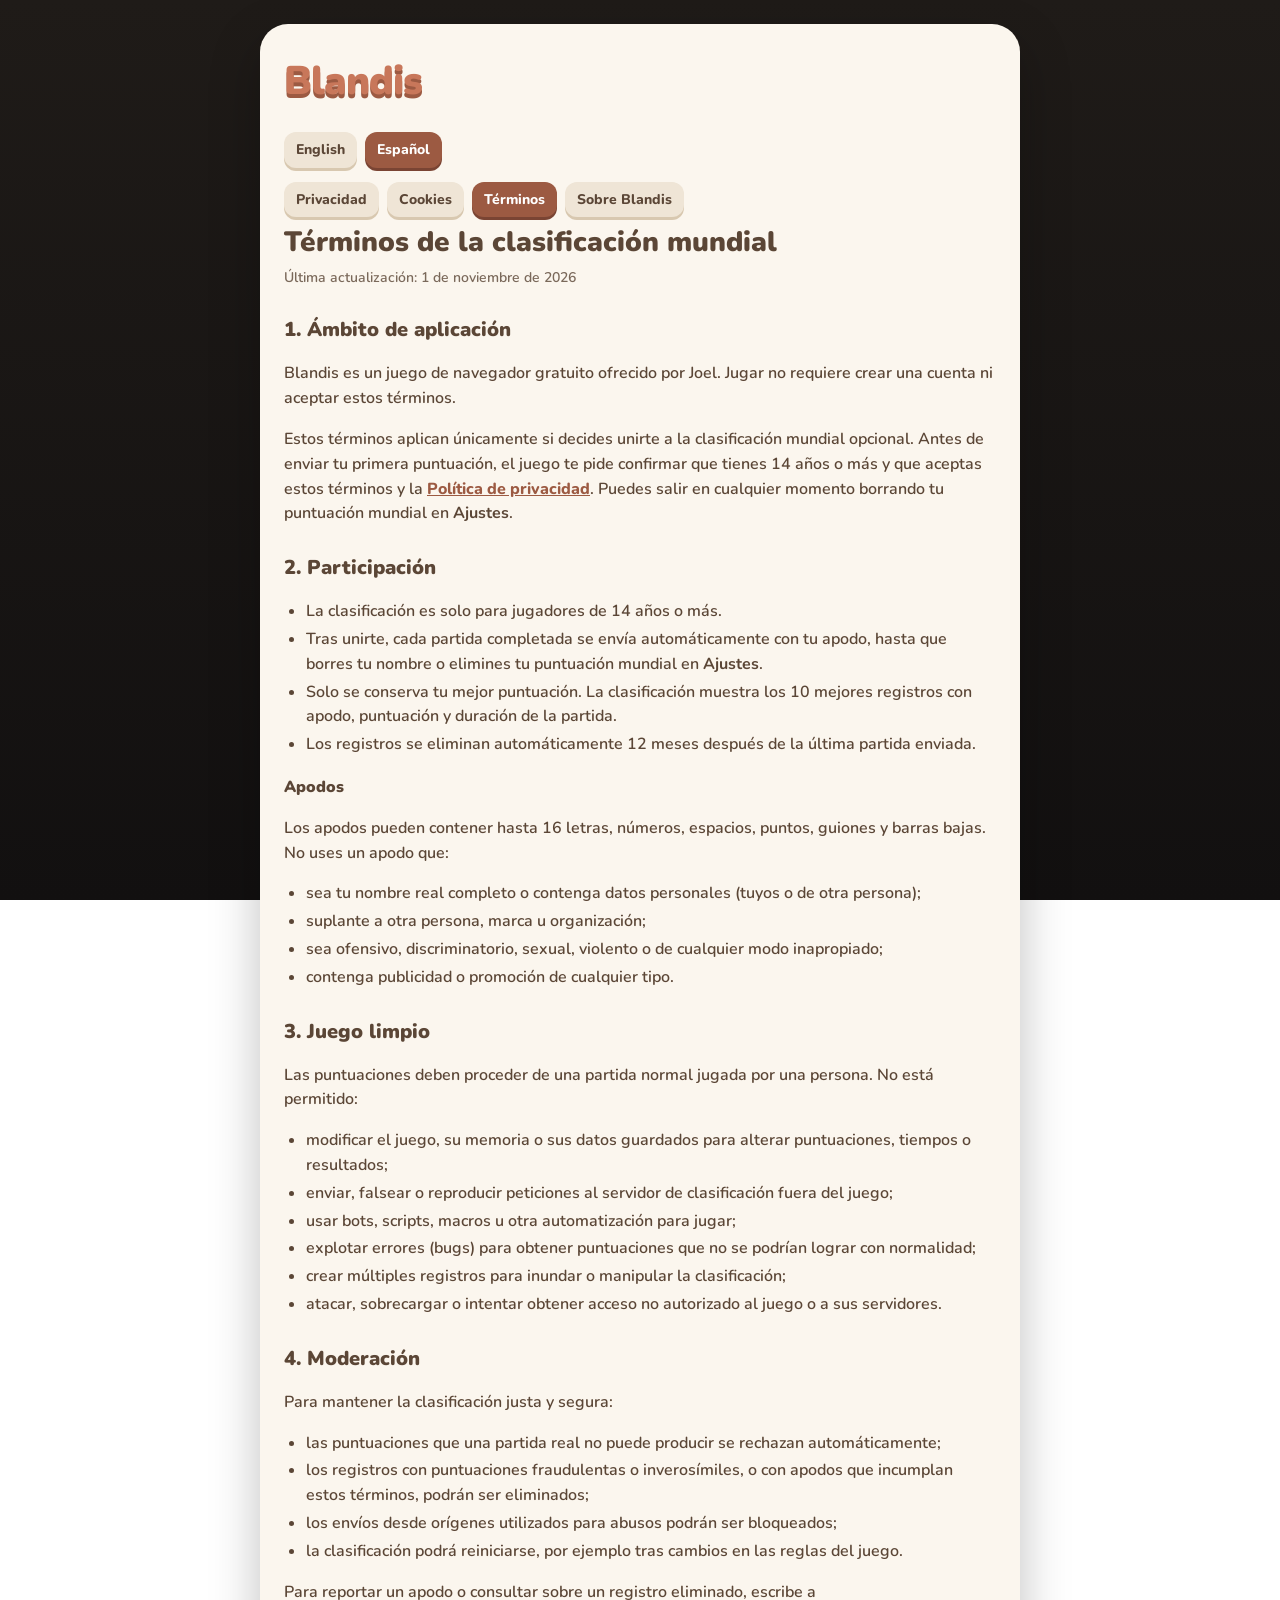
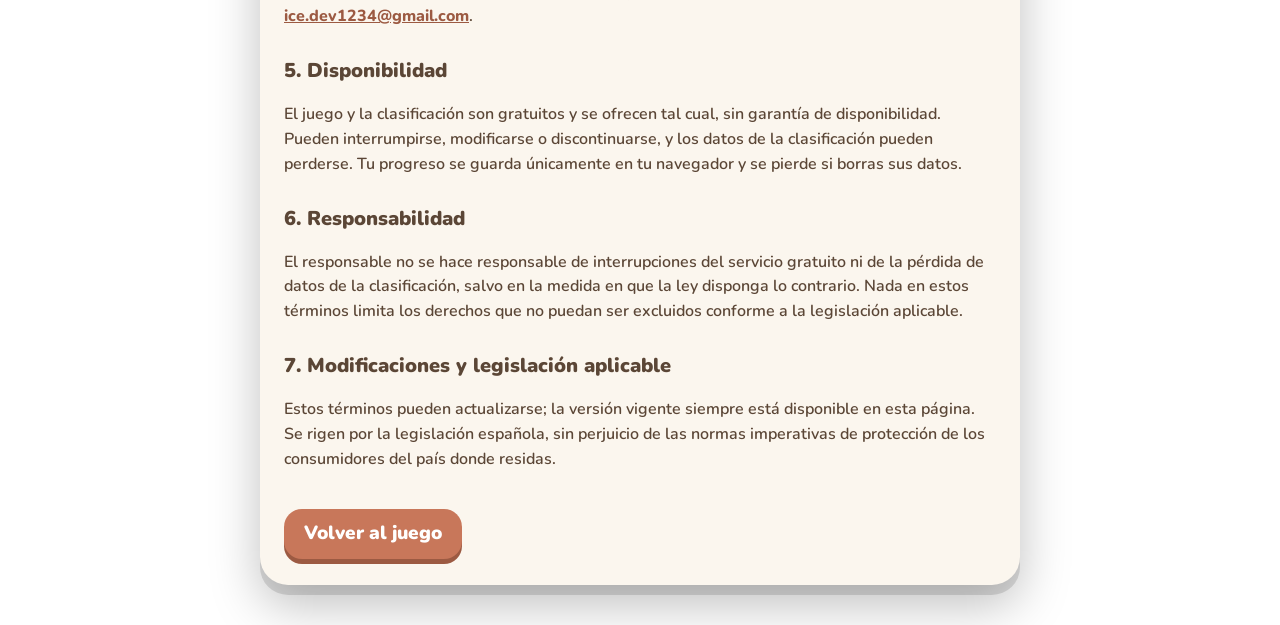
<file: legal/terminos.html>
<!doctype html>
<html lang="es">
<head>
<meta charset="utf-8">
<meta name="viewport" content="width=device-width,initial-scale=1">
<title>Términos · Blandis</title>
<meta name="robots" content="noindex, follow">
<meta name="theme-color" content="#121010">
<link rel="icon" href="../favicon.svg" type="image/svg+xml">
<link rel="apple-touch-icon" href="../apple-touch-icon.png">
<link rel="stylesheet" href="legal.css">
</head>
<body>
<main class="card">
  <a class="brand" href="../">Blandis</a>
  <nav aria-label="Idioma">
    <a href="terms.html" hreflang="en" lang="en">English</a>
    <a href="terminos.html" hreflang="es" aria-current="page">Español</a>
  </nav>
  <nav aria-label="Páginas legales">
    <a href="privacidad.html">Privacidad</a>
    <a href="cookies-es.html">Cookies</a>
    <a href="terminos.html" aria-current="page">Términos</a>
    <a href="sobre.html">Sobre Blandis</a>
  </nav>
  <h1>Términos de la clasificación mundial</h1>
  <p class="updated">Última actualización: 1 de noviembre de 2026</p>

  <h2>1. Ámbito de aplicación</h2>
  <p>Blandis es un juego de navegador gratuito ofrecido por Joel. Jugar no requiere crear una cuenta ni aceptar estos términos.</p>
  <p>Estos términos aplican únicamente si decides unirte a la clasificación mundial opcional. Antes de enviar tu primera puntuación, el juego te pide confirmar que tienes 14 años o más y que aceptas estos términos y la <a href="privacidad.html">Política de privacidad</a>. Puedes salir en cualquier momento borrando tu puntuación mundial en <b>Ajustes</b>.</p>

  <h2>2. Participación</h2>
  <ul>
    <li>La clasificación es solo para jugadores de 14 años o más.</li>
    <li>Tras unirte, cada partida completada se envía automáticamente con tu apodo, hasta que borres tu nombre o elimines tu puntuación mundial en <b>Ajustes</b>.</li>
    <li>Solo se conserva tu mejor puntuación. La clasificación muestra los 10 mejores registros con apodo, puntuación y duración de la partida.</li>
    <li>Los registros se eliminan automáticamente 12 meses después de la última partida enviada.</li>
  </ul>

  <h3>Apodos</h3>
  <p>Los apodos pueden contener hasta 16 letras, números, espacios, puntos, guiones y barras bajas. No uses un apodo que:</p>
  <ul>
    <li>sea tu nombre real completo o contenga datos personales (tuyos o de otra persona);</li>
    <li>suplante a otra persona, marca u organización;</li>
    <li>sea ofensivo, discriminatorio, sexual, violento o de cualquier modo inapropiado;</li>
    <li>contenga publicidad o promoción de cualquier tipo.</li>
  </ul>

  <h2>3. Juego limpio</h2>
  <p>Las puntuaciones deben proceder de una partida normal jugada por una persona. No está permitido:</p>
  <ul>
    <li>modificar el juego, su memoria o sus datos guardados para alterar puntuaciones, tiempos o resultados;</li>
    <li>enviar, falsear o reproducir peticiones al servidor de clasificación fuera del juego;</li>
    <li>usar bots, scripts, macros u otra automatización para jugar;</li>
    <li>explotar errores (bugs) para obtener puntuaciones que no se podrían lograr con normalidad;</li>
    <li>crear múltiples registros para inundar o manipular la clasificación;</li>
    <li>atacar, sobrecargar o intentar obtener acceso no autorizado al juego o a sus servidores.</li>
  </ul>

  <h2>4. Moderación</h2>
  <p>Para mantener la clasificación justa y segura:</p>
  <ul>
    <li>las puntuaciones que una partida real no puede producir se rechazan automáticamente;</li>
    <li>los registros con puntuaciones fraudulentas o inverosímiles, o con apodos que incumplan estos términos, podrán ser eliminados;</li>
    <li>los envíos desde orígenes utilizados para abusos podrán ser bloqueados;</li>
    <li>la clasificación podrá reiniciarse, por ejemplo tras cambios en las reglas del juego.</li>
  </ul>
  <p>Para reportar un apodo o consultar sobre un registro eliminado, escribe a <a href="mailto:ice.dev1234@gmail.com">ice.dev1234@gmail.com</a>.</p>

  <h2>5. Disponibilidad</h2>
  <p>El juego y la clasificación son gratuitos y se ofrecen tal cual, sin garantía de disponibilidad. Pueden interrumpirse, modificarse o discontinuarse, y los datos de la clasificación pueden perderse. Tu progreso se guarda únicamente en tu navegador y se pierde si borras sus datos.</p>

  <h2>6. Responsabilidad</h2>
  <p>El responsable no se hace responsable de interrupciones del servicio gratuito ni de la pérdida de datos de la clasificación, salvo en la medida en que la ley disponga lo contrario. Nada en estos términos limita los derechos que no puedan ser excluidos conforme a la legislación aplicable.</p>

  <h2>7. Modificaciones y legislación aplicable</h2>
  <p>Estos términos pueden actualizarse; la versión vigente siempre está disponible en esta página. Se rigen por la legislación española, sin perjuicio de las normas imperativas de protección de los consumidores del país donde residas.</p>

  <a class="back" href="../">Volver al juego</a>
</main>
</body>
</html>
</file>
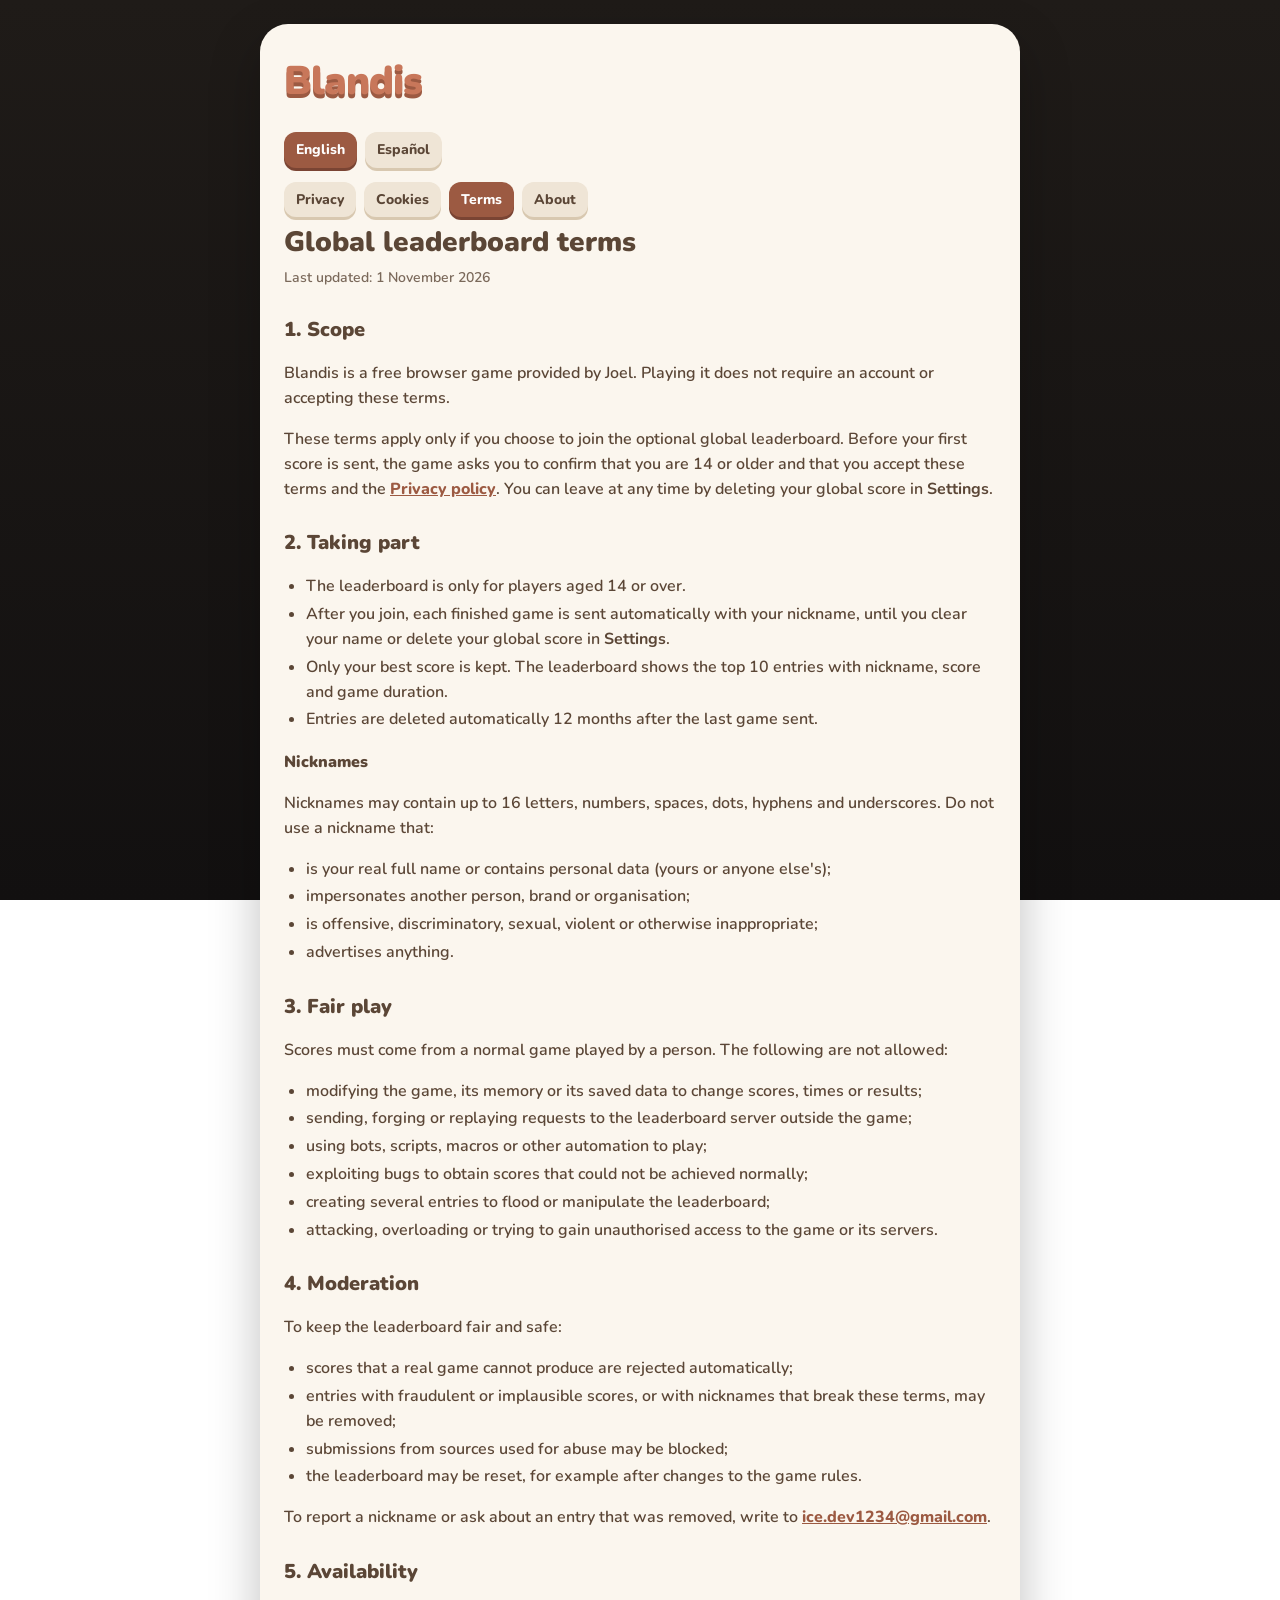
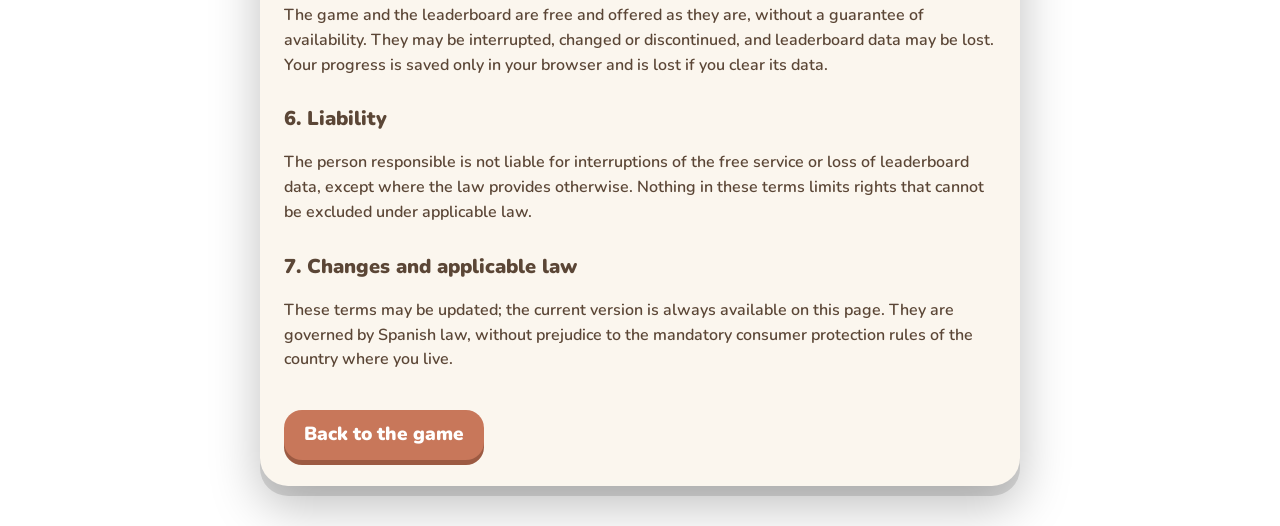
<file: legal/terms.html>
<!doctype html>
<html lang="en">
<head>
<meta charset="utf-8">
<meta name="viewport" content="width=device-width,initial-scale=1">
<title>Terms · Blandis</title>
<meta name="robots" content="noindex, follow">
<meta name="theme-color" content="#121010">
<link rel="icon" href="../favicon.svg" type="image/svg+xml">
<link rel="apple-touch-icon" href="../apple-touch-icon.png">
<link rel="stylesheet" href="legal.css">
</head>
<body>
<main class="card">
  <a class="brand" href="../">Blandis</a>
  <nav aria-label="Language">
    <a href="terms.html" hreflang="en" lang="en" aria-current="page">English</a>
    <a href="terminos.html" hreflang="es" lang="es">Español</a>
  </nav>
  <nav aria-label="Legal pages">
    <a href="privacy.html">Privacy</a>
    <a href="cookies.html">Cookies</a>
    <a href="terms.html" aria-current="page">Terms</a>
    <a href="about.html">About</a>
  </nav>
  <h1>Global leaderboard terms</h1>
  <p class="updated">Last updated: 1 November 2026</p>

  <h2>1. Scope</h2>
  <p>Blandis is a free browser game provided by Joel. Playing it does not require an account or accepting these terms.</p>
  <p>These terms apply only if you choose to join the optional global leaderboard. Before your first score is sent, the game asks you to confirm that you are 14 or older and that you accept these terms and the <a href="privacy.html">Privacy policy</a>. You can leave at any time by deleting your global score in <b>Settings</b>.</p>

  <h2>2. Taking part</h2>
  <ul>
    <li>The leaderboard is only for players aged 14 or over.</li>
    <li>After you join, each finished game is sent automatically with your nickname, until you clear your name or delete your global score in <b>Settings</b>.</li>
    <li>Only your best score is kept. The leaderboard shows the top 10 entries with nickname, score and game duration.</li>
    <li>Entries are deleted automatically 12 months after the last game sent.</li>
  </ul>

  <h3>Nicknames</h3>
  <p>Nicknames may contain up to 16 letters, numbers, spaces, dots, hyphens and underscores. Do not use a nickname that:</p>
  <ul>
    <li>is your real full name or contains personal data (yours or anyone else's);</li>
    <li>impersonates another person, brand or organisation;</li>
    <li>is offensive, discriminatory, sexual, violent or otherwise inappropriate;</li>
    <li>advertises anything.</li>
  </ul>

  <h2>3. Fair play</h2>
  <p>Scores must come from a normal game played by a person. The following are not allowed:</p>
  <ul>
    <li>modifying the game, its memory or its saved data to change scores, times or results;</li>
    <li>sending, forging or replaying requests to the leaderboard server outside the game;</li>
    <li>using bots, scripts, macros or other automation to play;</li>
    <li>exploiting bugs to obtain scores that could not be achieved normally;</li>
    <li>creating several entries to flood or manipulate the leaderboard;</li>
    <li>attacking, overloading or trying to gain unauthorised access to the game or its servers.</li>
  </ul>

  <h2>4. Moderation</h2>
  <p>To keep the leaderboard fair and safe:</p>
  <ul>
    <li>scores that a real game cannot produce are rejected automatically;</li>
    <li>entries with fraudulent or implausible scores, or with nicknames that break these terms, may be removed;</li>
    <li>submissions from sources used for abuse may be blocked;</li>
    <li>the leaderboard may be reset, for example after changes to the game rules.</li>
  </ul>
  <p>To report a nickname or ask about an entry that was removed, write to <a href="mailto:ice.dev1234@gmail.com">ice.dev1234@gmail.com</a>.</p>

  <h2>5. Availability</h2>
  <p>The game and the leaderboard are free and offered as they are, without a guarantee of availability. They may be interrupted, changed or discontinued, and leaderboard data may be lost. Your progress is saved only in your browser and is lost if you clear its data.</p>

  <h2>6. Liability</h2>
  <p>The person responsible is not liable for interruptions of the free service or loss of leaderboard data, except where the law provides otherwise. Nothing in these terms limits rights that cannot be excluded under applicable law.</p>

  <h2>7. Changes and applicable law</h2>
  <p>These terms may be updated; the current version is always available on this page. They are governed by Spanish law, without prejudice to the mandatory consumer protection rules of the country where you live.</p>

  <a class="back" href="../">Back to the game</a>
</main>
</body>
</html>
</file>
<file: legal/legal.css>
/* Legal pages: same look as the game's menu cards (see css/style.css). */
@font-face { font-family:"Nunito"; font-style:normal; font-weight:600 900; font-display:swap;
  src:url(../fonts/nunito-latin-ext.woff2) format("woff2");
  unicode-range:U+0100-02BA, U+02BD-02C5, U+02C7-02CC, U+02CE-02D7, U+02DD-02FF, U+0304, U+0308, U+0329, U+1D00-1DBF, U+1E00-1E9F, U+1EF2-1EFF, U+2020, U+20A0-20AB, U+20AD-20C4, U+2113, U+2C60-2C7F, U+A720-A7FF; }
@font-face { font-family:"Nunito"; font-style:normal; font-weight:600 900; font-display:swap;
  src:url(../fonts/nunito-latin.woff2) format("woff2");
  unicode-range:U+0000-00FF, U+0131, U+0152-0153, U+02BB-02BC, U+02C6, U+02DA, U+02DC, U+0304, U+0308, U+0329, U+2000-206F, U+20AC, U+2122, U+2191, U+2193, U+2212, U+2215, U+FEFF, U+FFFD; }

:root { --ink:#5b4636; --card:#fbf6ee; --accent:#c8775a; --accent-dk:#9c5a42; --soft:#efe5d6; --soft-dk:#d8c8b0; }
* { box-sizing:border-box; }
body { margin:0; min-height:100vh; padding:24px 16px 40px; font-family:"Nunito",system-ui,sans-serif; font-weight:600;
  background:linear-gradient(#1f1b18,#121010) fixed; color:var(--ink); line-height:1.55; }
.card { background:var(--card); border-radius:28px; padding:26px 24px; max-width:760px; margin:0 auto;
  box-shadow:0 10px 0 rgba(0,0,0,.12), 0 20px 50px rgba(0,0,0,.25); }
.brand { display:inline-block; font-size:40px; font-weight:900; letter-spacing:-1px; color:var(--accent);
  text-shadow:0 4px 0 var(--accent-dk); text-decoration:none; margin-bottom:6px; }
h1 { font-size:28px; font-weight:900; margin:4px 0 2px; }
h2 { font-size:20px; font-weight:900; margin:26px 0 8px; }
h3 { font-size:16px; font-weight:900; margin:18px 0 6px; }
.updated { margin:0 0 14px; opacity:.8; font-size:14px; }
a { color:var(--accent-dk); font-weight:800; }
nav { display:flex; flex-wrap:wrap; gap:8px; margin:14px 0 4px; }
nav a { text-decoration:none; padding:7px 12px; border-radius:12px; background:var(--soft); color:var(--ink);
  box-shadow:0 3px 0 var(--soft-dk); font-size:14px; }
nav a[aria-current="page"] { background:var(--accent-dk); color:#fff; box-shadow:0 3px 0 #7a4433; }
figure { margin:16px auto; max-width:360px; text-align:center; }
figure img { display:block; width:100%; height:auto; border-radius:18px; box-shadow:0 6px 0 rgba(0,0,0,.12); }
figcaption { margin-top:8px; font-size:14px; opacity:.8; }
.box { background:var(--soft); border-radius:16px; padding:12px 16px; margin:10px 0; }
.box p { margin:4px 0; }
.box a { color:var(--ink); }
table { width:100%; border-collapse:collapse; margin:8px 0; font-size:14px; }
th, td { text-align:left; vertical-align:top; padding:8px 10px; border-bottom:2px solid var(--soft); }
th { font-weight:900; }
.table-wrap { overflow-x:auto; }
mark.todo { background:#f2c46b; color:#6b4a1a; border-radius:6px; padding:0 5px; font-weight:800; }
ul { padding-left:22px; }
li { margin:3px 0; }
.back { display:inline-block; margin-top:22px; padding:10px 20px; font-size:19px; border-radius:18px; background:var(--accent); color:#fff;
  text-decoration:none; font-weight:900; box-shadow:0 5px 0 var(--accent-dk); }
@media (max-width:480px) { .card { padding:20px 16px; border-radius:22px; } .brand { font-size:34px; } }
</file>
